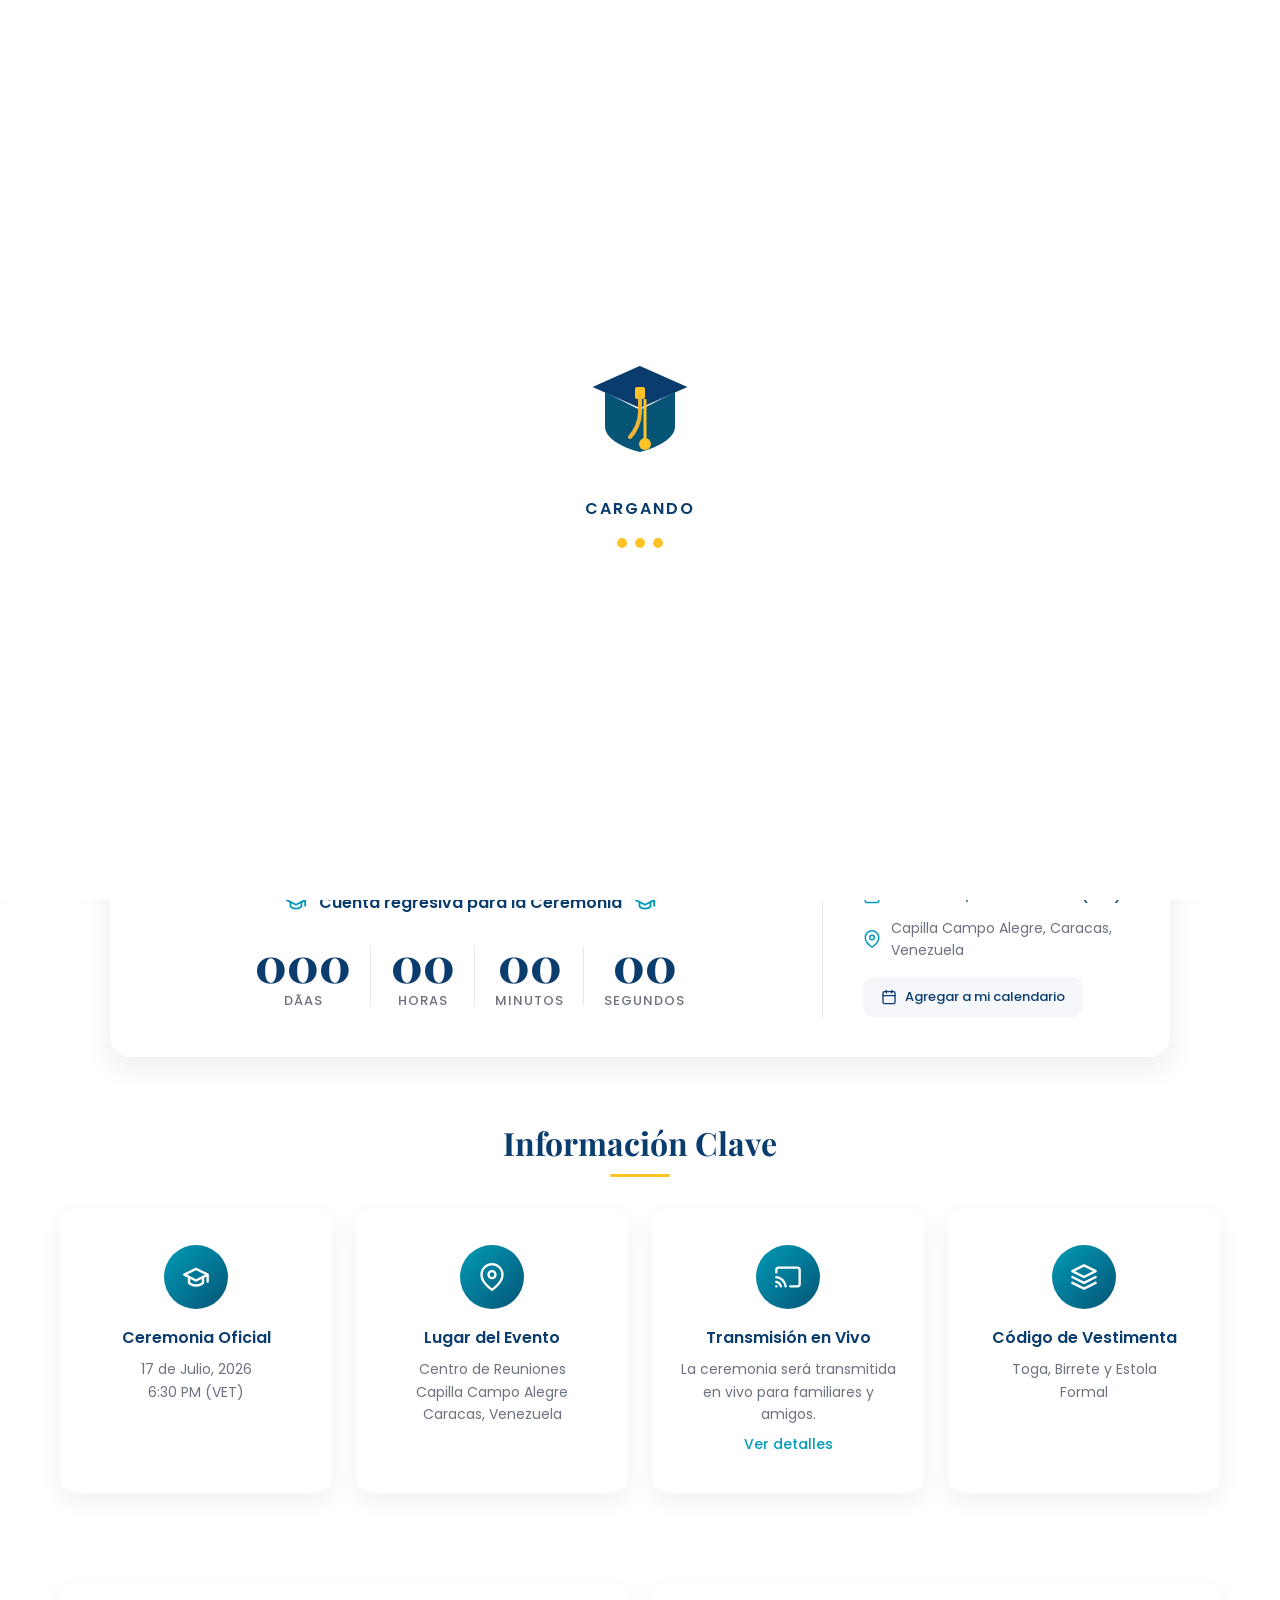
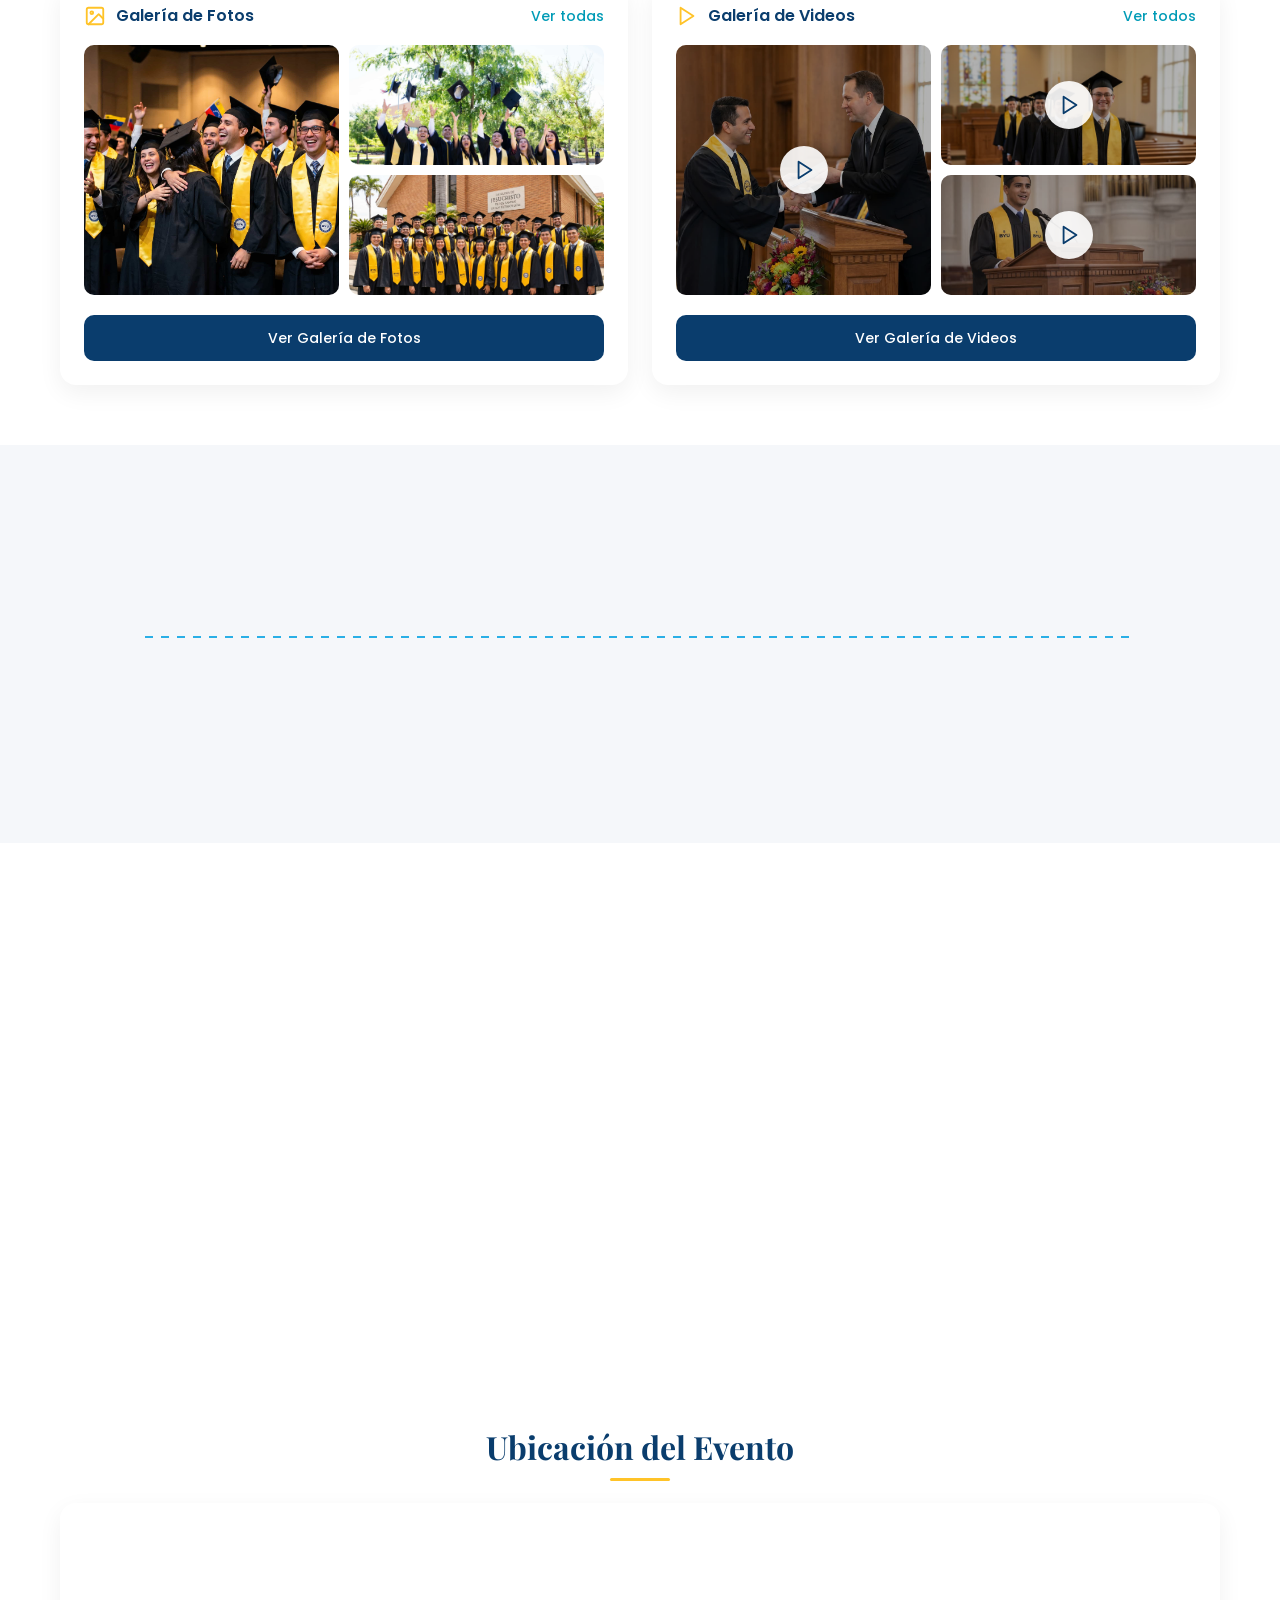
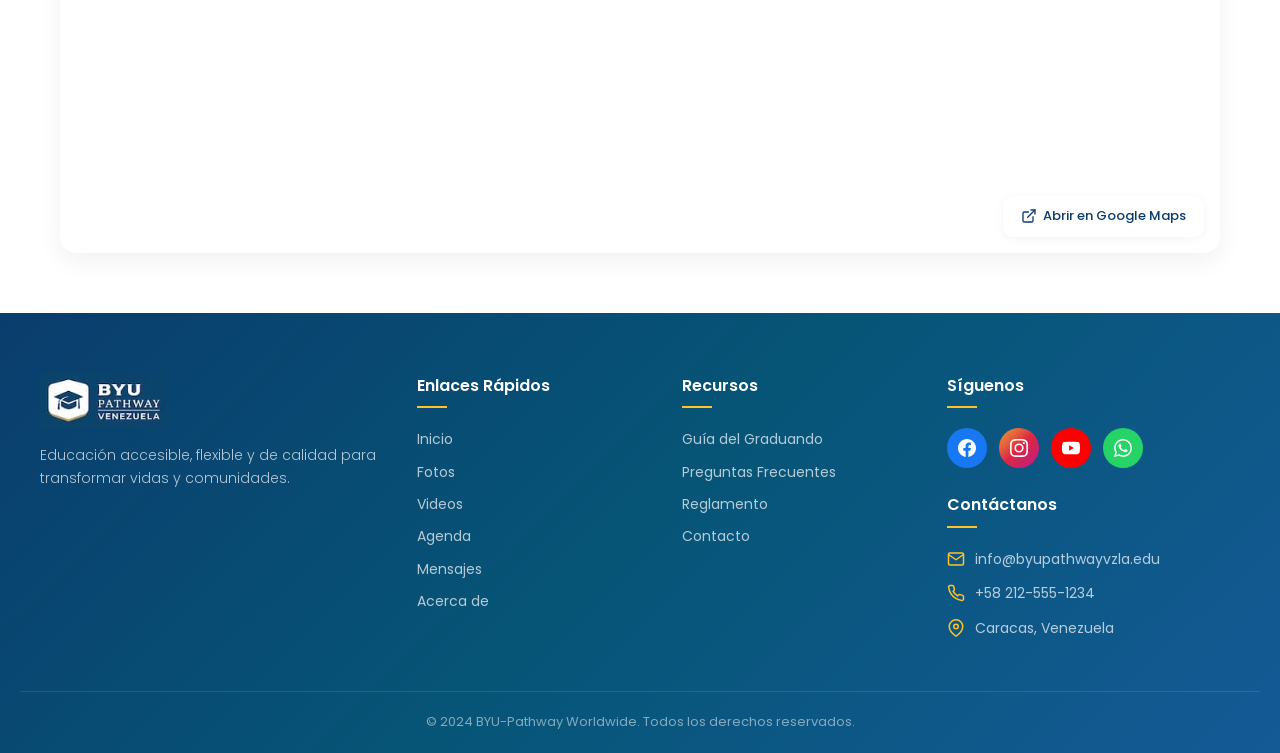
<file: index.html>
﻿<!DOCTYPE html>
<html lang="es">

<head>
    <meta charset="UTF-8">
    <meta name="viewport" content="width=device-width, initial-scale=1.0">
    <title>BYU Pathway Venezuela - Ceremonia de Graduación 2026</title>
    <link rel="icon" type="image/png" href="favicon.ico">
    <link rel="preconnect" href="https://fonts.googleapis.com">
    <link rel="preconnect" href="https://fonts.gstatic.com" crossorigin>
    <link
        href="https://fonts.googleapis.com/css2?family=Playfair+Display:wght@400;600;700;800&family=Poppins:wght@300;400;500;600;700&family=Roboto+Slab:wght@400;500;600;700&display=swap"
        rel="stylesheet">
    <link rel="stylesheet" href="styles/estilos.css">
</head>

<body>

    <!-- PRELOADER -->
    <div class="preloader" id="preloader">
        <div class="preloader-cap">
            <svg viewBox="0 0 120 120" fill="none" xmlns="http://www.w3.org/2000/svg">
                <path d="M60 15L15 35L60 55L105 35L60 15Z" fill="#0A3D6D" stroke="#0A3D6D" stroke-width="2" />
                <path d="M25 40L60 58L95 40L95 75C95 85 80 95 60 100C40 95 25 85 25 75V40Z" fill="#065577" />
                <rect x="55" y="35" width="10" height="12" rx="2" fill="#ffc328" />
                <path d="M65 47L65 90" stroke="#ffc328" stroke-width="3" />
                <circle cx="65" cy="92" r="6" fill="#ffc328" />
                <path d="M60 45L60 60" stroke="#F2B632" stroke-width="4" stroke-linecap="round" />
                <path d="M60 60C60 70 55 80 50 85" stroke="#F2B632" stroke-width="4" stroke-linecap="round" />
            </svg>
        </div>
        <div class="preloader-text">Cargando</div>
        <div class="preloader-dots">
            <div class="preloader-dot"></div>
            <div class="preloader-dot"></div>
            <div class="preloader-dot"></div>
        </div>
    </div>

    <!-- CONFETTI CANVAS -->
    <canvas id="confettiCanvas"></canvas>

    <!-- HEADER -->
    <header class="header" id="header">
        <div class="header-inner">
            <a href="index.html" class="header-logo">
                <img src="images/logo.jpg" alt="BYU Pathway Venezuela Logo">
            </a>
            <nav class="header-nav" id="headerNav">
                <a href="index.html" class="active">Inicio</a>
                <a href="fotos.html">Fotos</a>
                <a href="videos.html">Videos</a>
                <a href="agenda.html">Agenda</a>
                <a href="mensajes.html">Mensajes</a>
                <a href="info.html">Acerca de</a>
                <a href="#" class="live-link">En Vivo</a>
            </nav>
            <button class="header-cta" id="headerCta">
                <svg viewBox="0 0 24 24" fill="none" stroke="currentColor" stroke-width="2" stroke-linecap="round"
                    stroke-linejoin="round">
                    <path d="M21 15v4a2 2 0 0 1-2 2H5a2 2 0 0 1-2-2v-4" />
                    <polyline points="17 8 12 3 7 8" />
                    <line x1="12" y1="3" x2="12" y2="15" />
                </svg>
                Subir Contenido
            </button>
            <div class="mobile-toggle" id="mobileToggle">
                <span></span>
                <span></span>
                <span></span>
            </div>
        </div>
    </header>

    <!-- MOBILE NAV -->
    <nav class="mobile-nav" id="mobileNav">
        <a href="index.html" class="active">Inicio</a>
        <a href="fotos.html">Fotos</a>
        <a href="videos.html">Videos</a>
        <a href="agenda.html">Agenda</a>
        <a href="mensajes.html">Mensajes</a>
        <a href="info.html">Acerca de</a>
        <a href="#">En Vivo</a>
        <a href="#" style="background: var(--blue-dark); color: white; text-align: center; margin-top: 10px;">
            Subir Contenido â†‘
        </a>
    </nav>

    <!-- HERO SECTION -->
    <section class="hero" id="hero">
        <div class="hero-bg"></div>
        <div class="hero-overlay"></div>
        <div class="hero-content">
            <div class="hero-text">
                <h1 class="hero-title">¡Felicidades,<br>Graduados!</h1>
                <h2 class="hero-subtitle">Tu Legado Comienza Ahora</h2>
                <p class="hero-description">
                    Un espacio para compartir tus fotos, videos y vivir juntos este momento histórico. Hoy no solo
                    celebramos el fin de una etapa, celebramos el nacimiento de líderes que transformarán Venezuela.
                </p>
                <div class="hero-buttons">
                    <a href="fotos.html" class="btn-primary">
                        <svg viewBox="0 0 24 24" fill="none" stroke="currentColor" stroke-width="2"
                            stroke-linecap="round" stroke-linejoin="round">
                            <rect x="3" y="3" width="18" height="18" rx="2" ry="2" />
                            <circle cx="8.5" cy="8.5" r="1.5" />
                            <polyline points="21 15 16 10 5 21" />
                        </svg>
                        Explorar Galería
                    </a>
                    <button class="btn-secondary">
                        <svg viewBox="0 0 24 24" fill="none" stroke="currentColor" stroke-width="2"
                            stroke-linecap="round" stroke-linejoin="round">
                            <path d="M21 15v4a2 2 0 0 1-2 2H5a2 2 0 0 1-2-2v-4" />
                            <polyline points="17 8 12 3 7 8" />
                            <line x1="12" y1="3" x2="12" y2="15" />
                        </svg>
                        Subir mi Contenido
                    </button>
                </div>
            </div>
        </div>
        <div class="hero-wave">
            <svg viewBox="0 0 1440 120" fill="none" xmlns="http://www.w3.org/2000/svg" preserveAspectRatio="none">
                <path
                    d="M0 60L48 55C96 50 192 40 288 45C384 50 480 70 576 75C672 80 768 70 864 60C960 50 1056 40 1152 45C1248 50 1344 70 1392 80L1440 90V120H1392C1344 120 1248 120 1152 120C1056 120 960 120 864 120C768 120 672 120 576 120C480 120 384 120 288 120C192 120 96 120 48 120H0V60Z"
                    fill="white" />
                <path
                    d="M0 80L48 75C96 70 192 60 288 65C384 70 480 90 576 95C672 100 768 90 864 80C960 70 1056 60 1152 65C1248 70 1344 90 1392 100L1440 110V120H1392C1344 120 1248 120 1152 120C1056 120 960 120 864 120C768 120 672 120 576 120C480 120 384 120 288 120C192 120 96 120 48 120H0V80Z"
                    fill="white" opacity="0.5" />
            </svg>
        </div>
    </section>

    <!-- COUNTDOWN SECTION -->
    <section class="countdown-section fade-in">
        <div class="countdown-card">
            <div class="countdown-left">
                <div class="countdown-title">
                    <svg viewBox="0 0 24 24" fill="none" stroke="currentColor" stroke-width="2" stroke-linecap="round"
                        stroke-linejoin="round">
                        <path d="M22 10v6M2 10l10-5 10 5-10 5z" />
                        <path d="M6 12v5c3 3 9 3 12 0v-5" />
                    </svg>
                    Cuenta regresiva para la Ceremonia
                    <svg viewBox="0 0 24 24" fill="none" stroke="currentColor" stroke-width="2" stroke-linecap="round"
                        stroke-linejoin="round">
                        <path d="M22 10v6M2 10l10-5 10 5-10 5z" />
                        <path d="M6 12v5c3 3 9 3 12 0v-5" />
                    </svg>
                </div>
                <div class="countdown-timer" id="countdownTimer">
                    <div class="countdown-item">
                        <span class="countdown-number" id="countDays">000</span>
                        <span class="countdown-label">DÃ­as</span>
                    </div>
                    <div class="countdown-item">
                        <span class="countdown-number" id="countHours">00</span>
                        <span class="countdown-label">Horas</span>
                    </div>
                    <div class="countdown-item">
                        <span class="countdown-number" id="countMinutes">00</span>
                        <span class="countdown-label">Minutos</span>
                    </div>
                    <div class="countdown-item">
                        <span class="countdown-number" id="countSeconds">00</span>
                        <span class="countdown-label">Segundos</span>
                    </div>
                </div>
            </div>
            <div class="countdown-right">
                <div class="countdown-event-date">
                    <svg viewBox="0 0 24 24" fill="none" stroke="currentColor" stroke-width="2" stroke-linecap="round"
                        stroke-linejoin="round">
                        <rect x="3" y="4" width="18" height="18" rx="2" ry="2" />
                        <line x1="16" y1="2" x2="16" y2="6" />
                        <line x1="8" y1="2" x2="8" y2="6" />
                        <line x1="3" y1="10" x2="21" y2="10" />
                    </svg>
                    <span>17 de Julio, 2026 &bull; 6:30 PM (VET)</span>
                </div>
                <div class="countdown-event-location">
                    <svg viewBox="0 0 24 24" fill="none" stroke="currentColor" stroke-width="2" stroke-linecap="round"
                        stroke-linejoin="round">
                        <path d="M21 10c0 7-9 13-9 13s-9-6-9-13a9 9 0 0 1 18 0z" />
                        <circle cx="12" cy="10" r="3" />
                    </svg>
                    <span>Capilla Campo Alegre, Caracas, Venezuela</span>
                </div>
                <button class="btn-calendar">
                    <svg viewBox="0 0 24 24" fill="none" stroke="currentColor" stroke-width="2" stroke-linecap="round"
                        stroke-linejoin="round">
                        <rect x="3" y="4" width="18" height="18" rx="2" ry="2" />
                        <line x1="16" y1="2" x2="16" y2="6" />
                        <line x1="8" y1="2" x2="8" y2="6" />
                        <line x1="3" y1="10" x2="21" y2="10" />
                    </svg>
                    Agregar a mi calendario
                </button>
            </div>
        </div>
    </section>

    <!-- INFO CARDS SECTION -->
    <section class="info-section">
        <div class="section-title fade-in">
            <h2>Información Clave</h2>
        </div>
        <div class="info-grid">
            <div class="info-card fade-in" style="transition-delay: 0.1s;">
                <div class="info-card-icon">
                    <svg viewBox="0 0 24 24" fill="none" stroke="currentColor" stroke-width="2" stroke-linecap="round"
                        stroke-linejoin="round">
                        <path d="M22 10v6M2 10l10-5 10 5-10 5z" />
                        <path d="M6 12v5c3 3 9 3 12 0v-5" />
                    </svg>
                </div>
                <h3>Ceremonia Oficial</h3>
                <p>17 de Julio, 2026<br>6:30 PM (VET)</p>
            </div>
            <div class="info-card fade-in" style="transition-delay: 0.2s;">
                <div class="info-card-icon">
                    <svg viewBox="0 0 24 24" fill="none" stroke="currentColor" stroke-width="2" stroke-linecap="round"
                        stroke-linejoin="round">
                        <path d="M21 10c0 7-9 13-9 13s-9-6-9-13a9 9 0 0 1 18 0z" />
                        <circle cx="12" cy="10" r="3" />
                    </svg>
                </div>
                <h3>Lugar del Evento</h3>
                <p>Centro de Reuniones<br>Capilla Campo Alegre<br>Caracas, Venezuela</p>
            </div>
            <div class="info-card fade-in" style="transition-delay: 0.3s;">
                <div class="info-card-icon">
                    <svg viewBox="0 0 24 24" fill="none" stroke="currentColor" stroke-width="2" stroke-linecap="round"
                        stroke-linejoin="round">
                        <path
                            d="M2 16.1A5 5 0 0 1 5.9 20M2 12.05A9 9 0 0 1 9.95 20M2 8V6a2 2 0 0 1 2-2h16a2 2 0 0 1 2 2v12a2 2 0 0 1-2 2h-6" />
                        <line x1="2" y1="20" x2="2" y2="20" />
                    </svg>
                </div>
                <h3>Transmisión en Vivo</h3>
                <p>La ceremonia será transmitida en vivo para familiares y amigos.</p>
                <a href="#">Ver detalles</a>
            </div>
            <div class="info-card fade-in" style="transition-delay: 0.4s;">
                <div class="info-card-icon">
                    <svg viewBox="0 0 24 24" fill="none" stroke="currentColor" stroke-width="2" stroke-linecap="round"
                        stroke-linejoin="round">
                        <path d="M12 2L2 7l10 5 10-5-10-5z" />
                        <path d="M2 17l10 5 10-5" />
                        <path d="M2 12l10 5 10-5" />
                    </svg>
                </div>
                <h3>Código de Vestimenta</h3>
                <p>Toga, Birrete y Estola<br>Formal</p>
            </div>
        </div>
    </section>

    <!-- GALLERY SECTION -->
    <section class="gallery-section">
        <div class="gallery-grid">
            <!-- Photos Gallery -->
            <div class="gallery-card fade-in-left">
                <div class="gallery-card-header">
                    <div class="gallery-card-title">
                        <svg viewBox="0 0 24 24" fill="none" stroke="currentColor" stroke-width="2"
                            stroke-linecap="round" stroke-linejoin="round">
                            <rect x="3" y="3" width="18" height="18" rx="2" ry="2" />
                            <circle cx="8.5" cy="8.5" r="1.5" />
                            <polyline points="21 15 16 10 5 21" />
                        </svg>
                        Galería de Fotos
                    </div>
                    <a href="fotos.html" class="gallery-card-link">Ver todas</a>
                </div>
                <div class="gallery-images">
                    <div class="gallery-img-large">
                        <img src="images/ref1.jpg" alt="Graduados BYU Pathway Venezuela" loading="lazy">
                    </div>
                    <div class="gallery-img-small">
                        <img src="images/ref2.jpg" alt="Celebraciòn de graduación" loading="lazy"
                            style="object-position: top;">
                    </div>
                    <div class="gallery-img-small">
                        <img src="images/ref3.jpg" alt="Graduandos felices" loading="lazy"
                            style="object-position: center;">
                    </div>
                </div>
                <div class="gallery-card-footer">
                    <a href="fotos.html" class="btn-gallery">Ver Galería de Fotos</a>
                </div>
            </div>

            <!-- Videos Gallery -->
            <div class="gallery-card fade-in-right">
                <div class="gallery-card-header">
                    <div class="gallery-card-title">
                        <svg viewBox="0 0 24 24" fill="none" stroke="currentColor" stroke-width="2"
                            stroke-linecap="round" stroke-linejoin="round">
                            <polygon points="5 3 19 12 5 21 5 3" />
                        </svg>
                        Galería de Videos
                    </div>
                    <a href="videos.html" class="gallery-card-link">Ver todos</a>
                </div>
                <div class="gallery-images">
                    <div class="gallery-img-large video-thumb">
                        <img src="images/vid1.jpg" alt="Videos de graduación" loading="lazy">
                        <div class="video-play-icon">
                            <svg viewBox="0 0 24 24" fill="none" stroke="currentColor" stroke-width="2"
                                stroke-linecap="round" stroke-linejoin="round">
                                <polygon points="5 3 19 12 5 21 5 3" />
                            </svg>
                        </div>
                    </div>
                    <div class="gallery-img-small video-thumb">
                        <img src="images/vid2.jpg" alt="Video graduación" loading="lazy" style="object-position: top;">
                        <div class="video-play-icon">
                            <svg viewBox="0 0 24 24" fill="none" stroke="currentColor" stroke-width="2"
                                stroke-linecap="round" stroke-linejoin="round">
                                <polygon points="5 3 19 12 5 21 5 3" />
                            </svg>
                        </div>
                    </div>
                    <div class="gallery-img-small video-thumb">
                        <img src="images/vid3.jpg" alt="Video celebración" loading="lazy"
                            style="object-position: center;">
                        <div class="video-play-icon">
                            <svg viewBox="0 0 24 24" fill="none" stroke="currentColor" stroke-width="2"
                                stroke-linecap="round" stroke-linejoin="round">
                                <polygon points="5 3 19 12 5 21 5 3" />
                            </svg>
                        </div>
                    </div>
                </div>
                <div class="gallery-card-footer">
                    <a href="videos.html" class="btn-gallery">Ver Galería de Videos</a>
                </div>
            </div>
        </div>
    </section>

    <!-- AGENDA SECTION -->
    <section class="agenda-section">
        <div class="section-title fade-in">
            <h2>Agenda del Evento</h2>
        </div>
        <div class="timeline-container">
            <div class="timeline-line"></div>
            <div class="timeline-items">
                <div class="timeline-item fade-in" style="transition-delay: 0.1s;">
                    <div class="timeline-node">
                        <svg viewBox="0 0 24 24" fill="none" stroke="currentColor" stroke-width="2"
                            stroke-linecap="round" stroke-linejoin="round">
                            <path d="M17 21v-2a4 4 0 0 0-4-4H5a4 4 0 0 0-4 4v2" />
                            <circle cx="9" cy="7" r="4" />
                            <path d="M23 21v-2a4 4 0 0 0-3-3.87" />
                            <path d="M16 3.13a4 4 0 0 1 0 7.75" />
                        </svg>
                    </div>
                    <div class="timeline-content-wrap">
                        <div class="timeline-time">08:00 AM</div>
                        <div class="timeline-title">Recepción de Graduandos</div>
                        <div class="timeline-desc">Entrega de birretes y estolas.</div>
                    </div>
                </div>
                <div class="timeline-item fade-in" style="transition-delay: 0.2s;">
                    <div class="timeline-node">
                        <svg viewBox="0 0 24 24" fill="none" stroke="currentColor" stroke-width="2"
                            stroke-linecap="round" stroke-linejoin="round">
                            <path d="M21 10c0 7-9 13-9 13s-9-6-9-13a9 9 0 0 1 18 0z" />
                            <circle cx="12" cy="10" r="3" />
                        </svg>
                    </div>
                    <div class="timeline-content-wrap">
                        <div class="timeline-time">09:00 AM</div>
                        <div class="timeline-title">Reunión General</div>
                        <div class="timeline-desc">Palabras de bienvenida e instrucciones generales.</div>
                    </div>
                </div>
                <div class="timeline-item fade-in" style="transition-delay: 0.3s;">
                    <div class="timeline-node">
                        <svg viewBox="0 0 24 24" fill="none" stroke="currentColor" stroke-width="2"
                            stroke-linecap="round" stroke-linejoin="round">
                            <path d="M22 10v6M2 10l10-5 10 5-10 5z" />
                            <path d="M6 12v5c3 3 9 3 12 0v-5" />
                        </svg>
                    </div>
                    <div class="timeline-content-wrap">
                        <div class="timeline-time">10:00 AM</div>
                        <div class="timeline-title">Ceremonia Oficial</div>
                        <div class="timeline-desc">Entrega de diplomas y reconocimientos.</div>
                    </div>
                </div>
                <div class="timeline-item fade-in" style="transition-delay: 0.4s;">
                    <div class="timeline-node">
                        <svg viewBox="0 0 24 24" fill="none" stroke="currentColor" stroke-width="2"
                            stroke-linecap="round" stroke-linejoin="round">
                            <path d="M8 2v4" />
                            <path d="M16 2v4" />
                            <rect x="3" y="4" width="18" height="18" rx="2" />
                            <path d="M3 10h18" />
                            <path d="M10 16h4" />
                        </svg>
                    </div>
                    <div class="timeline-content-wrap">
                        <div class="timeline-time">12:00 PM</div>
                        <div class="timeline-title">Brindis de Honor</div>
                        <div class="timeline-desc">Celebración con graduandos y familiares.</div>
                    </div>
                </div>
                <div class="timeline-item fade-in" style="transition-delay: 0.5s;">
                    <div class="timeline-node">
                        <svg viewBox="0 0 24 24" fill="none" stroke="currentColor" stroke-width="2"
                            stroke-linecap="round" stroke-linejoin="round">
                            <path d="M18 8h1a4 4 0 0 1 0 8h-1" />
                            <path d="M2 8h16v9a4 4 0 0 1-4 4H6a4 4 0 0 1-4-4V8z" />
                            <line x1="6" y1="1" x2="6" y2="4" />
                            <line x1="10" y1="1" x2="10" y2="4" />
                            <line x1="14" y1="1" x2="14" y2="4" />
                        </svg>
                    </div>
                    <div class="timeline-content-wrap">
                        <div class="timeline-time">01:00 PM</div>
                        <div class="timeline-title">Almuerzo</div>
                        <div class="timeline-desc">Compartamos juntos este gran logro.</div>
                    </div>
                </div>
            </div>
        </div>
    </section>

    <!-- MESSAGES WALL SECTION -->
    <section class="messages-section">
        <div class="section-title fade-in">
            <h2>Muro de Felicitaciones</h2>
        </div>
        <div class="messages-layout">
            <!-- Message Form -->
            <div class="message-form-card fade-in-left">
                <div class="message-form-icon">
                    <svg viewBox="0 0 24 24" fill="none" stroke="currentColor" stroke-width="2" stroke-linecap="round"
                        stroke-linejoin="round">
                        <path d="M21 15a2 2 0 0 1-2 2H7l-4 4V5a2 2 0 0 1 2-2h14a2 2 0 0 1 2 2z" />
                    </svg>
                </div>
                <textarea class="message-textarea" id="messageTextarea"
                    placeholder="Escribe tu mensaje de felicitaciones..." maxlength="200"></textarea>
                <div class="message-counter"><span id="charCount">0</span>/200</div>
                <button class="btn-send-message" id="btnSendMessage">
                    Enviar Mensaje
                    <svg viewBox="0 0 24 24" fill="none" stroke="currentColor" stroke-width="2" stroke-linecap="round"
                        stroke-linejoin="round">
                        <line x1="22" y1="2" x2="11" y2="13" />
                        <polygon points="22 2 15 22 11 13 2 9 22 2" />
                    </svg>
                </button>
            </div>

            <!-- Messages List -->
            <div class="messages-list fade-in-right">
                <div class="message-item">
                    <div class="message-avatar" style="background: linear-gradient(135deg, #f09433, #e6683c);">MG</div>
                    <div class="message-content">
                        <div class="message-header">
                            <span class="message-name">María González</span>
                            <span class="message-time">Hace 2 horas</span>
                        </div>
                        <p class="message-text">¡Felicidades a todos los graduados! Su esfuerzo y dedicación son
                            inspiradores.</p>
                        <div class="message-likes" data-liked="false" data-count="12">
                            <svg viewBox="0 0 24 24" fill="none" stroke="currentColor" stroke-width="2"
                                stroke-linecap="round" stroke-linejoin="round">
                                <path
                                    d="M20.84 4.61a5.5 5.5 0 0 0-7.78 0L12 5.67l-1.06-1.06a5.5 5.5 0 0 0-7.78 7.78l1.06 1.06L12 21.23l7.78-7.78 1.06-1.06a5.5 5.5 0 0 0 0-7.78z" />
                            </svg>
                            <span class="likes-count">12</span>
                        </div>
                    </div>
                </div>
                <div class="message-item">
                    <div class="message-avatar" style="background: linear-gradient(135deg, #065577, #009bb6);">JP</div>
                    <div class="message-content">
                        <div class="message-header">
                            <span class="message-name">Juan Perez</span>
                            <span class="message-time">Hace 4 horas</span>
                        </div>
                        <p class="message-text">Dios los bendiga en esta nueva etapa. ¡Mucho Exito en todo lo que
                            viene!
                        </p>
                        <div class="message-likes" data-liked="false" data-count="8">
                            <svg viewBox="0 0 24 24" fill="none" stroke="currentColor" stroke-width="2"
                                stroke-linecap="round" stroke-linejoin="round">
                                <path
                                    d="M20.84 4.61a5.5 5.5 0 0 0-7.78 0L12 5.67l-1.06-1.06a5.5 5.5 0 0 0-7.78 7.78l1.06 1.06L12 21.23l7.78-7.78 1.06-1.06a5.5 5.5 0 0 0 0-7.78z" />
                            </svg>
                            <span class="likes-count">8</span>
                        </div>
                    </div>
                </div>
                <div class="message-item">
                    <div class="message-avatar" style="background: linear-gradient(135deg, #F2B632, #ffc328);">FR</div>
                    <div class="message-content">
                        <div class="message-header">
                            <span class="message-name">Familia Rodríguez</span>
                            <span class="message-time">Hace 6 horas</span>
                        </div>
                        <p class="message-text">¡Estamos muy orgullosos de ustedes! Este es solo el comienzo de cosas
                            increíbles. </p>
                        <div class="message-likes" data-liked="false" data-count="15">
                            <svg viewBox="0 0 24 24" fill="none" stroke="currentColor" stroke-width="2"
                                stroke-linecap="round" stroke-linejoin="round">
                                <path
                                    d="M20.84 4.61a5.5 5.5 0 0 0-7.78 0L12 5.67l-1.06-1.06a5.5 5.5 0 0 0-7.78 7.78l1.06 1.06L12 21.23l7.78-7.78 1.06-1.06a5.5 5.5 0 0 0 0-7.78z" />
                            </svg>
                            <span class="likes-count">15</span>
                        </div>
                    </div>
                </div>
                <div class="messages-view-more">
                    <a href="mensajes.html">Ver más mensajes</a>
                </div>
            </div>
        </div>
    </section>

    <!-- GOOGLE MAPS SECTION -->
    <section class="map-section fade-in">
        <div class="section-title">
            <h2>Ubicación del Evento</h2>
        </div>
        <div class="map-container">
            <iframe
                src="https://www.google.com/maps/embed?pb=!1m18!1m12!1m3!1d3923.2!2d-66.9036!3d10.506!2m3!1f0!2f0!3f0!3m2!1i1024!2i768!4f13.1!3m3!1m2!1s0x8c2a58f40c7a0001%3A0x4c0a0b0c0d0e0f00!2sCampo+Alegre%2C+Caracas!5e0!3m2!1ses!2sve!4v1700000000000!5m2!1ses!2sve"
                allowfullscreen="" loading="lazy" referrerpolicy="no-referrer-when-downgrade"
                title="Ubicación de la Ceremonia de Graduación - Capilla Campo Alegre, Caracas">
            </iframe>
            <a href="https://www.google.com/maps/search/Capilla+Campo+Alegre+Caracas+Venezuela" target="_blank"
                rel="noopener noreferrer" class="map-overlay-link">
                <svg viewBox="0 0 24 24" fill="none" stroke="currentColor" stroke-width="2" stroke-linecap="round"
                    stroke-linejoin="round">
                    <path d="M18 13v6a2 2 0 0 1-2 2H5a2 2 0 0 1-2-2V8a2 2 0 0 1 2-2h6" />
                    <polyline points="15 3 21 3 21 9" />
                    <line x1="10" y1="14" x2="21" y2="3" />
                </svg>
                Abrir en Google Maps
            </a>
        </div>
    </section>

    <!-- FOOTER -->
    <footer class="footer">
        <div class="footer-inner">
            <!-- Column 1: Branding -->
            <div class="footer-branding">
                <img src="images/logo2.jpg" alt="BYU Pathway Venezuela">
                <p>Educación accesible, flexible y de calidad para transformar vidas y comunidades.</p>
            </div>

            <!-- Column 2: Quick Links -->
            <div class="footer-col">
                <h4>Enlaces Rápidos</h4>
                <ul>
                    <li><a href="index.html">Inicio</a></li>
                    <li><a href="fotos.html">Fotos</a></li>
                    <li><a href="videos.html">Videos</a></li>
                    <li><a href="agenda.html">Agenda</a></li>
                    <li><a href="mensajes.html">Mensajes</a></li>
                    <li><a href="info.html">Acerca de</a></li>
                </ul>
            </div>

            <!-- Column 3: Resources -->
            <div class="footer-col">
                <h4>Recursos</h4>
                <ul>
                    <li><a href="#">Guía del Graduando</a></li>
                    <li><a href="#">Preguntas Frecuentes</a></li>
                    <li><a href="#">Reglamento</a></li>
                    <li><a href="#">Contacto</a></li>
                </ul>
            </div>

            <!-- Column 4: Social + Contact -->
            <div class="footer-col">
                <h4>Síguenos</h4>
                <div class="footer-social">
                    <a href="#" class="fb" aria-label="Facebook">
                        <svg viewBox="0 0 24 24" fill="currentColor">
                            <path
                                d="M24 12.073c0-6.627-5.373-12-12-12s-12 5.373-12 12c0 5.99 4.388 10.954 10.125 11.854v-8.385H7.078v-3.47h3.047V9.43c0-3.007 1.792-4.669 4.533-4.669 1.312 0 2.686.235 2.686.235v2.953H15.83c-1.491 0-1.956.925-1.956 1.874v2.25h3.328l-.532 3.47h-2.796v8.385C19.612 23.027 24 18.062 24 12.073z" />
                        </svg>
                    </a>
                    <a href="#" class="ig" aria-label="Instagram">
                        <svg viewBox="0 0 24 24" fill="currentColor">
                            <path
                                d="M12 2.163c3.204 0 3.584.012 4.85.07 3.252.148 4.771 1.691 4.919 4.919.058 1.265.069 1.645.069 4.849 0 3.205-.012 3.584-.069 4.849-.149 3.225-1.664 4.771-4.919 4.919-1.266.058-1.644.07-4.85.07-3.204 0-3.584-.012-4.849-.07-3.26-.149-4.771-1.699-4.919-4.92-.058-1.265-.07-1.644-.07-4.849 0-3.204.013-3.583.07-4.849.149-3.227 1.664-4.771 4.919-4.919 1.266-.057 1.645-.069 4.849-.069zM12 0C8.741 0 8.333.014 7.053.072 2.695.272.273 2.69.073 7.052.014 8.333 0 8.741 0 12c0 3.259.014 3.668.072 4.948.2 4.358 2.618 6.78 6.98 6.98C8.333 23.986 8.741 24 12 24c3.259 0 3.668-.014 4.948-.072 4.354-.2 6.782-2.618 6.979-6.98.059-1.28.073-1.689.073-4.948 0-3.259-.014-3.667-.072-4.947-.196-4.354-2.617-6.78-6.979-6.98C15.668.014 15.259 0 12 0zm0 5.838a6.162 6.162 0 100 12.324 6.162 6.162 0 000-12.324zM12 16a4 4 0 110-8 4 4 0 010 8zm6.406-11.845a1.44 1.44 0 100 2.881 1.44 1.44 0 000-2.881z" />
                        </svg>
                    </a>
                    <a href="#" class="yt" aria-label="YouTube">
                        <svg viewBox="0 0 24 24" fill="currentColor">
                            <path
                                d="M23.498 6.186a3.016 3.016 0 0 0-2.122-2.136C19.505 3.545 12 3.545 12 3.545s-7.505 0-9.377.505A3.017 3.017 0 0 0 .502 6.186C0 8.07 0 12 0 12s0 3.93.502 5.814a3.016 3.016 0 0 0 2.122 2.136c1.871.505 9.376.505 9.376.505s7.505 0 9.377-.505a3.015 3.015 0 0 0 2.122-2.136C24 15.93 24 12 24 12s0-3.93-.502-5.814zM9.545 15.568V8.432L15.818 12l-6.273 3.568z" />
                        </svg>
                    </a>
                    <a href="#" class="wa" aria-label="WhatsApp">
                        <svg viewBox="0 0 24 24" fill="currentColor">
                            <path
                                d="M17.472 14.382c-.297-.149-1.758-.867-2.03-.967-.273-.099-.471-.148-.67.15-.197.297-.767.966-.94 1.164-.173.199-.347.223-.644.075-.297-.15-1.255-.463-2.39-1.475-.883-.788-1.48-1.761-1.653-2.059-.173-.297-.018-.458.13-.606.134-.133.298-.347.446-.52.149-.174.198-.298.298-.497.099-.198.05-.371-.025-.52-.075-.149-.669-1.612-.916-2.207-.242-.579-.487-.5-.669-.51-.173-.008-.371-.01-.57-.01-.198 0-.52.074-.792.372-.272.297-1.04 1.016-1.04 2.479 0 1.462 1.065 2.875 1.213 3.074.149.198 2.096 3.2 5.077 4.487.709.306 1.262.489 1.694.625.712.227 1.36.195 1.871.118.571-.085 1.758-.719 2.006-1.413.248-.694.248-1.289.173-1.413-.074-.124-.272-.198-.57-.347m-5.421 7.403h-.004a9.87 9.87 0 01-5.031-1.378l-.361-.214-3.741.982.998-3.648-.235-.374a9.86 9.86 0 01-1.51-5.26c.001-5.45 4.436-9.884 9.888-9.884 2.64 0 5.122 1.03 6.988 2.898a9.825 9.825 0 012.893 6.994c-.003 5.45-4.437 9.884-9.885 9.884m8.413-18.297A11.815 11.815 0 0012.05 0C5.495 0 .16 5.335.157 11.892c0 2.096.547 4.142 1.588 5.945L.057 24l6.305-1.654a11.882 11.882 0 005.683 1.448h.005c6.554 0 11.89-5.335 11.893-11.893a11.821 11.821 0 00-3.48-8.413z" />
                        </svg>
                    </a>
                </div>
                <h4>Contáctanos</h4>
                <div class="footer-contact-item">
                    <svg viewBox="0 0 24 24" fill="none" stroke="currentColor" stroke-width="2" stroke-linecap="round"
                        stroke-linejoin="round">
                        <path d="M4 4h16c1.1 0 2 .9 2 2v12c0 1.1-.9 2-2 2H4c-1.1 0-2-.9-2-2V6c0-1.1.9-2 2-2z" />
                        <polyline points="22,6 12,13 2,6" />
                    </svg>
                    <span>info@byupathwayvzla.edu</span>
                </div>
                <div class="footer-contact-item">
                    <svg viewBox="0 0 24 24" fill="none" stroke="currentColor" stroke-width="2" stroke-linecap="round"
                        stroke-linejoin="round">
                        <path
                            d="M22 16.92v3a2 2 0 0 1-2.18 2 19.79 19.79 0 0 1-8.63-3.07 19.5 19.5 0 0 1-6-6 19.79 19.79 0 0 1-3.07-8.67A2 2 0 0 1 4.11 2h3a2 2 0 0 1 2 1.72 12.84 12.84 0 0 0 .7 2.81 2 2 0 0 1-.45 2.11L8.09 9.91a16 16 0 0 0 6 6l1.27-1.27a2 2 0 0 1 2.11-.45 12.84 12.84 0 0 0 2.81.7A2 2 0 0 1 22 16.92z" />
                    </svg>
                    <span>+58 212-555-1234</span>
                </div>
                <div class="footer-contact-item">
                    <svg viewBox="0 0 24 24" fill="none" stroke="currentColor" stroke-width="2" stroke-linecap="round"
                        stroke-linejoin="round">
                        <path d="M21 10c0 7-9 13-9 13s-9-6-9-13a9 9 0 0 1 18 0z" />
                        <circle cx="12" cy="10" r="3" />
                    </svg>
                    <span>Caracas, Venezuela</span>
                </div>
            </div>
        </div>
        <div class="footer-bottom">
            <p>© 2024 BYU-Pathway Worldwide. Todos los derechos reservados.</p>
        </div>
    </footer>

    <script src="scripts/animaciones.js"></script>
</body>

</html>
</file>
<file: styles/estilos.css>
/* ============================================
           RESET & BASE STYLES
           ============================================ */
        *,
        *::before,
        *::after {
            margin: 0;
            padding: 0;
            box-sizing: border-box;
        }

        :root {
            --blue-primary: #065577;
            --blue-dark: #0A3D6D;
            --blue-medium: #145A96;
            --blue-bright: #009bb6;
            --blue-light: #2AAFE6;
            --yellow-gold: #ffc328;
            --yellow-dark: #F2B632;
            --white: #FFFFFF;
            --gray-light: #F5F7FA;
            --gray-text: #6B7280;
            --gray-border: #E5E7EB;
            --blue-celeste: #53C5D8;
            --gray-icon-bg: #F4F6F8;
            --alert-bg: #EEF8FC;
            --alert-border: #BFE7F2;
            --cream-bg: #FAF6ED;
            --shadow-sm: 0 2px 10px rgba(0, 0, 0, 0.05);
            --shadow-md: 0 8px 24px rgba(0, 0, 0, 0.06);
            --shadow-lg: 0 10px 30px rgba(0, 0, 0, 0.08);
            --shadow-xl: 0 15px 40px rgba(0, 0, 0, 0.12);
            --radius-sm: 10px;
            --radius-md: 16px;
            --radius-lg: 20px;
            --transition: all 0.3s ease;
        }

        html {
            scroll-behavior: smooth;
        }

        body {
            font-family: 'Poppins', sans-serif;
            color: #1f2937;
            background: var(--white);
            overflow-x: hidden;
            line-height: 1.6;
        }

        a {
            text-decoration: none;
            color: inherit;
        }

        ul {
            list-style: none;
        }

        img {
            max-width: 100%;
            display: block;
        }

        /* ============================================
           PRELOADER
           ============================================ */
        .preloader {
            position: fixed;
            top: 0;
            left: 0;
            width: 100%;
            height: 100%;
            background: var(--white);
            display: flex;
            flex-direction: column;
            align-items: center;
            justify-content: center;
            z-index: 99999;
            transition: opacity 0.6s ease, visibility 0.6s ease;
        }

        .preloader.hidden {
            opacity: 0;
            visibility: hidden;
        }

        .preloader-cap {
            width: 120px;
            height: 120px;
            position: relative;
            animation: preloaderSpin 1.5s ease-in-out infinite;
        }

        .preloader-cap svg {
            width: 100%;
            height: 100%;
        }

        .preloader-text {
            margin-top: 24px;
            font-family: 'Poppins', sans-serif;
            font-weight: 600;
            font-size: 16px;
            color: var(--blue-dark);
            letter-spacing: 2px;
            text-transform: uppercase;
        }

        .preloader-dots {
            display: flex;
            gap: 8px;
            margin-top: 16px;
        }

        .preloader-dot {
            width: 10px;
            height: 10px;
            border-radius: 50%;
            background: var(--yellow-gold);
            animation: dotBounce 1.4s ease-in-out infinite;
        }

        .preloader-dot:nth-child(2) {
            animation-delay: 0.2s;
        }

        .preloader-dot:nth-child(3) {
            animation-delay: 0.4s;
        }

        @keyframes preloaderSpin {
            0% {
                transform: rotate(0deg) scale(1);
            }

            50% {
                transform: rotate(180deg) scale(1.1);
            }

            100% {
                transform: rotate(360deg) scale(1);
            }
        }

        @keyframes dotBounce {

            0%,
            80%,
            100% {
                transform: scale(0.6);
                opacity: 0.4;
            }

            40% {
                transform: scale(1);
                opacity: 1;
            }
        }

        /* ============================================
           CONFETTI CANVAS
           ============================================ */
        #confettiCanvas {
            position: fixed;
            top: 0;
            left: 0;
            width: 100%;
            height: 100%;
            pointer-events: none;
            z-index: 9998;
        }

        /* ============================================
           HEADER
           ============================================ */
        .header {
            position: fixed;
            top: 0;
            left: 0;
            width: 100%;
            height: 90px;
            background: var(--white);
            box-shadow: var(--shadow-sm);
            z-index: 1000;
            transition: var(--transition);
        }

        .header.scrolled {
            height: 70px;
            box-shadow: 0 4px 20px rgba(0, 0, 0, 0.1);
        }

        .header-inner {
            max-width: 1440px;
            margin: 0 auto;
            padding: 0 40px;
            height: 100%;
            display: flex;
            align-items: center;
            justify-content: space-between;
        }

        .header-logo {
            display: flex;
            align-items: center;
            gap: 12px;
        }

        .header-logo img {
            height: 55px;
            transition: var(--transition);
        }

        .header.scrolled .header-logo img {
            height: 45px;
        }

        .header-logo-text {
            display: flex;
            flex-direction: column;
        }

        .header-logo-text span:first-child {
            font-family: 'Playfair Display', serif;
            font-weight: 800;
            font-size: 22px;
            color: var(--blue-dark);
            line-height: 1.1;
        }

        .header-logo-text span:last-child {
            font-family: 'Poppins', sans-serif;
            font-weight: 500;
            font-size: 10px;
            color: var(--blue-medium);
            letter-spacing: 2px;
            text-transform: uppercase;
        }

        .header-nav {
            display: flex;
            align-items: center;
            gap: 36px;
        }

        .header-nav a {
            font-family: 'Poppins', sans-serif;
            font-weight: 500;
            font-size: 15px;
            color: var(--blue-dark);
            position: relative;
            padding: 4px 0;
            transition: var(--transition);
        }

        .header-nav a::after {
            content: '';
            position: absolute;
            bottom: -2px;
            left: 0;
            width: 0;
            height: 3px;
            background: var(--yellow-gold);
            border-radius: 2px;
            transition: width 0.3s ease;
        }

        .header-nav a:hover {
            color: var(--blue-bright);
        }

        .header-nav a:hover::after {
            width: 100%;
        }

        .header-nav a.active {
            color: var(--blue-dark);
        }

        .header-nav a.active::after {
            width: 100%;
        }

        .header-cta {
            display: flex;
            align-items: center;
            gap: 8px;
            background: var(--blue-dark);
            color: var(--white);
            padding: 12px 22px;
            border-radius: var(--radius-sm);
            font-family: 'Poppins', sans-serif;
            font-weight: 500;
            font-size: 14px;
            border: none;
            cursor: pointer;
            transition: var(--transition);
        }

        .header-cta:hover {
            background: var(--blue-primary);
            transform: translateY(-2px);
            box-shadow: 0 6px 20px rgba(10, 61, 109, 0.3);
        }

        .header-cta svg {
            width: 18px;
            height: 18px;
        }

        /* Mobile Menu Toggle */
        .mobile-toggle {
            display: none;
            flex-direction: column;
            gap: 5px;
            cursor: pointer;
            padding: 8px;
            z-index: 1001;
        }

        .mobile-toggle span {
            width: 28px;
            height: 3px;
            background: var(--blue-dark);
            border-radius: 2px;
            transition: var(--transition);
        }

        .mobile-toggle.active span:nth-child(1) {
            transform: rotate(45deg) translate(5px, 6px);
        }

        .mobile-toggle.active span:nth-child(2) {
            opacity: 0;
        }

        .mobile-toggle.active span:nth-child(3) {
            transform: rotate(-45deg) translate(5px, -6px);
        }

        /* ============================================
           HERO SECTION
           ============================================ */
        .hero {
            position: relative;
            min-height: 700px;
            margin-top: 90px;
            overflow: hidden;
        }

        .hero-bg {
            position: absolute;
            top: 0;
            left: 0;
            width: 100%;
            height: 100%;
            background: url(../images/banner.jpg) center center/cover no-repeat;
            z-index: 1;
        }


        .hero-content {
            position: relative;
            z-index: 3;
            max-width: 1440px;
            margin: 0 auto;
            padding: 80px 40px 120px;
            display: flex;
            align-items: center;
            min-height: 700px;
        }

        .hero-text {
            max-width: 600px;
        }

        .hero-title {
            font-family: 'Playfair Display', serif;
            font-weight: 800;
            font-size: 58px;
            line-height: 1.15;
            color: var(--white);
            margin-bottom: 12px;
        }

        .hero-subtitle {
            font-family: 'Poppins', sans-serif;
            font-weight: 700;
            font-size: 32px;
            color: var(--yellow-gold);
            margin-bottom: 20px;
        }

        .hero-description {
            font-family: 'Poppins', sans-serif;
            font-weight: 300;
            font-size: 16px;
            color: rgba(255, 255, 255, 0.85);
            line-height: 1.8;
            margin-bottom: 32px;
            max-width: 480px;
        }

        .hero-buttons {
            display: flex;
            gap: 16px;
            flex-wrap: wrap;
        }

        .btn-primary {
            display: inline-flex;
            align-items: center;
            gap: 10px;
            background: var(--yellow-gold);
            color: var(--blue-dark);
            padding: 14px 28px;
            border-radius: var(--radius-sm);
            font-family: 'Poppins', sans-serif;
            font-weight: 600;
            font-size: 15px;
            border: none;
            cursor: pointer;
            transition: var(--transition);
        }

        .btn-primary:hover {
            background: var(--yellow-dark);
            transform: translateY(-2px);
            box-shadow: 0 8px 25px rgba(242, 182, 50, 0.4);
        }

        .btn-primary svg {
            width: 20px;
            height: 20px;
        }

        .btn-secondary {
            display: inline-flex;
            align-items: center;
            gap: 10px;
            background: transparent;
            color: var(--white);
            padding: 14px 28px;
            border-radius: var(--radius-sm);
            font-family: 'Poppins', sans-serif;
            font-weight: 500;
            font-size: 15px;
            border: 2px solid rgba(255, 255, 255, 0.6);
            cursor: pointer;
            transition: var(--transition);
        }

        .btn-secondary:hover {
            background: rgba(255, 255, 255, 0.15);
            border-color: var(--white);
            transform: translateY(-2px);
        }

        .btn-secondary svg {
            width: 20px;
            height: 20px;
        }



        /* ============================================
           COUNTDOWN SECTION
           ============================================ */
        .countdown-section {
            position: relative;
            z-index: 5;
            max-width: 1100px;
            margin: -60px auto 0;
            padding: 0 20px;
        }

        .countdown-card {
            background: var(--white);
            border-radius: var(--radius-lg);
            box-shadow: var(--shadow-lg);
            padding: 40px 48px;
            display: flex;
            align-items: center;
            justify-content: space-between;
            gap: 40px;
        }

        .countdown-left {
            flex: 1;
        }

        .countdown-title {
            display: flex;
            align-items: center;
            justify-content: center;
            gap: 12px;
            margin-bottom: 24px;
            font-family: 'Poppins', sans-serif;
            font-weight: 600;
            font-size: 16px;
            color: var(--blue-dark);
        }

        .countdown-title svg {
            width: 22px;
            height: 22px;
            color: var(--blue-bright);
        }

        .countdown-timer {
            display: flex;
            align-items: center;
            justify-content: center;
            gap: 0;
        }

        .countdown-item {
            text-align: center;
            padding: 0 20px;
            position: relative;
        }

        .countdown-item:not(:last-child)::after {
            content: '';
            position: absolute;
            right: 0;
            top: 10%;
            height: 80%;
            width: 1px;
            background: var(--gray-border);
        }

        .countdown-number {
            font-family: 'Playfair Display', serif;
            font-weight: 800;
            font-size: 48px;
            color: var(--blue-dark);
            line-height: 1;
            display: block;
        }

        .countdown-label {
            font-family: 'Poppins', sans-serif;
            font-weight: 500;
            font-size: 13px;
            color: var(--gray-text);
            text-transform: uppercase;
            letter-spacing: 1px;
            margin-top: 4px;
            display: block;
        }

        .countdown-right {
            flex-shrink: 0;
            padding-left: 40px;
            border-left: 1px solid var(--gray-border);
            max-width: 300px;
        }

        .countdown-event-date {
            display: flex;
            align-items: center;
            gap: 10px;
            margin-bottom: 10px;
            font-family: 'Poppins', sans-serif;
            font-weight: 500;
            font-size: 14px;
            color: var(--blue-dark);
        }

        .countdown-event-date svg {
            width: 18px;
            height: 18px;
            color: var(--blue-bright);
            flex-shrink: 0;
        }

        .countdown-event-location {
            display: flex;
            align-items: center;
            gap: 10px;
            margin-bottom: 16px;
            font-family: 'Poppins', sans-serif;
            font-weight: 400;
            font-size: 14px;
            color: var(--gray-text);
        }

        .countdown-event-location svg {
            width: 18px;
            height: 18px;
            color: var(--blue-bright);
            flex-shrink: 0;
        }

        .btn-calendar {
            display: inline-flex;
            align-items: center;
            gap: 8px;
            background: var(--gray-light);
            color: var(--blue-dark);
            padding: 10px 18px;
            border-radius: var(--radius-sm);
            font-family: 'Poppins', sans-serif;
            font-weight: 500;
            font-size: 13px;
            border: none;
            cursor: pointer;
            transition: var(--transition);
        }

        .btn-calendar:hover {
            background: var(--gray-border);
        }

        .btn-calendar svg {
            width: 16px;
            height: 16px;
        }

        /* ============================================
           INFO CARDS SECTION
           ============================================ */
        .info-section {
            padding: 60px 20px 50px;
            max-width: 1200px;
            margin: 0 auto;
        }

        .section-title {
            text-align: center;
            margin-bottom: 40px;
        }

        .section-title h2 {
            font-family: 'Playfair Display', serif;
            font-weight: 700;
            font-size: 32px;
            color: var(--blue-dark);
            position: relative;
            display: inline-block;
        }

        .section-title h2::after {
            content: '';
            position: absolute;
            bottom: -8px;
            left: 50%;
            transform: translateX(-50%);
            width: 60px;
            height: 3px;
            background: var(--yellow-gold);
            border-radius: 2px;
        }

        .info-grid {
            display: grid;
            grid-template-columns: repeat(4, 1fr);
            gap: 24px;
        }

        .info-card {
            background: var(--white);
            border-radius: var(--radius-md);
            box-shadow: var(--shadow-md);
            padding: 36px 24px;
            text-align: center;
            transition: var(--transition);
        }

        .info-card:hover {
            transform: translateY(-6px);
            box-shadow: var(--shadow-xl);
        }

        .info-card-icon {
            width: 64px;
            height: 64px;
            border-radius: 50%;
            background: linear-gradient(135deg, var(--blue-bright), var(--blue-primary));
            display: flex;
            align-items: center;
            justify-content: center;
            margin: 0 auto 16px;
        }

        .info-card-icon svg {
            width: 28px;
            height: 28px;
            color: var(--white);
        }

        .info-card h3 {
            font-family: 'Poppins', sans-serif;
            font-weight: 600;
            font-size: 16px;
            color: var(--blue-dark);
            margin-bottom: 8px;
        }

        .info-card p {
            font-family: 'Poppins', sans-serif;
            font-weight: 400;
            font-size: 14px;
            color: var(--gray-text);
            line-height: 1.6;
        }

        .info-card a {
            color: var(--blue-bright);
            font-weight: 500;
            font-size: 14px;
            display: inline-flex;
            align-items: center;
            gap: 4px;
            margin-top: 8px;
            transition: var(--transition);
        }

        .info-card a:hover {
            color: var(--blue-primary);
            gap: 8px;
        }

        /* ============================================
           GALLERY SECTION
           ============================================ */
        .gallery-section {
            padding: 40px 20px 60px;
            max-width: 1200px;
            margin: 0 auto;
        }

        .gallery-grid {
            display: grid;
            grid-template-columns: 1fr 1fr;
            gap: 24px;
        }

        .gallery-card {
            background: var(--white);
            border-radius: var(--radius-md);
            box-shadow: var(--shadow-md);
            overflow: hidden;
            transition: var(--transition);
        }

        .gallery-card:hover {
            transform: translateY(-4px);
            box-shadow: var(--shadow-xl);
        }

        .gallery-card-header {
            display: flex;
            align-items: center;
            justify-content: space-between;
            padding: 20px 24px 16px;
        }

        .gallery-card-title {
            display: flex;
            align-items: center;
            gap: 10px;
            font-family: 'Poppins', sans-serif;
            font-weight: 600;
            font-size: 16px;
            color: var(--blue-dark);
        }

        .gallery-card-title svg {
            width: 22px;
            height: 22px;
            color: var(--yellow-gold);
        }

        .gallery-card-link {
            font-family: 'Poppins', sans-serif;
            font-weight: 500;
            font-size: 14px;
            color: var(--blue-bright);
            transition: var(--transition);
        }

        .gallery-card-link:hover {
            color: var(--blue-primary);
        }

        .gallery-images {
            padding: 0 24px 20px;
            display: grid;
            grid-template-columns: 1fr 1fr;
            grid-template-rows: 120px 120px;
            gap: 10px;
        }

        .gallery-images .gallery-img-large {
            grid-row: 1 / 3;
            grid-column: 1;
            border-radius: var(--radius-sm);
            overflow: hidden;
            position: relative;
        }

        .gallery-images .gallery-img-large img {
            width: 100%;
            height: 100%;
            object-fit: cover;
            transition: transform 0.5s ease;
        }

        .gallery-images .gallery-img-large:hover img {
            transform: scale(1.05);
        }

        .gallery-img-small {
            border-radius: var(--radius-sm);
            overflow: hidden;
        }

        .gallery-img-small img {
            width: 100%;
            height: 100%;
            object-fit: cover;
            transition: transform 0.5s ease;
        }

        .gallery-img-small:hover img {
            transform: scale(1.05);
        }

        .gallery-card-footer {
            padding: 0 24px 24px;
        }

        .btn-gallery {
            display: inline-flex;
            align-items: center;
            gap: 8px;
            background: var(--blue-dark);
            color: var(--white);
            padding: 12px 24px;
            border-radius: var(--radius-sm);
            font-family: 'Poppins', sans-serif;
            font-weight: 500;
            font-size: 14px;
            border: none;
            cursor: pointer;
            transition: var(--transition);
            width: 100%;
            justify-content: center;
        }

        .btn-gallery:hover {
            background: var(--blue-primary);
            transform: translateY(-2px);
            box-shadow: 0 6px 20px rgba(10, 61, 109, 0.3);
        }

        /* Video gallery specific */
        .video-thumb {
            position: relative;
            cursor: pointer;
        }

        .video-thumb::after {
            content: '';
            position: absolute;
            top: 0;
            left: 0;
            width: 100%;
            height: 100%;
            background: rgba(0, 0, 0, 0.3);
            transition: var(--transition);
        }

        .video-thumb:hover::after {
            background: rgba(0, 0, 0, 0.15);
        }

        .video-play-icon {
            position: absolute;
            top: 50%;
            left: 50%;
            transform: translate(-50%, -50%);
            z-index: 2;
            width: 48px;
            height: 48px;
            background: rgba(255, 255, 255, 0.9);
            border-radius: 50%;
            display: flex;
            align-items: center;
            justify-content: center;
            box-shadow: 0 4px 15px rgba(0, 0, 0, 0.2);
            transition: var(--transition);
        }

        .video-thumb:hover .video-play-icon {
            transform: translate(-50%, -50%) scale(1.1);
            background: var(--white);
        }

        .video-play-icon svg {
            width: 22px;
            height: 22px;
            color: var(--blue-dark);
            margin-left: 3px;
        }

        /* ============================================
           AGENDA / TIMELINE SECTION
           ============================================ */
        .agenda-section {
            background: var(--gray-light);
            padding: 60px 20px;
        }

        .agenda-section .section-title {
            margin-bottom: 50px;
        }

        .timeline-container {
            max-width: 1100px;
            margin: 0 auto;
            position: relative;
        }

        .timeline-line {
            position: absolute;
            top: 30px;
            left: 5%;
            right: 5%;
            height: 2px;
            background: repeating-linear-gradient(to right,
                    var(--blue-light) 0px,
                    var(--blue-light) 8px,
                    transparent 8px,
                    transparent 16px);
        }

        .timeline-items {
            display: flex;
            justify-content: space-between;
            position: relative;
            z-index: 1;
        }

        .timeline-item {
            display: flex;
            flex-direction: column;
            align-items: center;
            text-align: center;
            flex: 1;
            max-width: 200px;
        }

        .timeline-node {
            width: 60px;
            height: 60px;
            border-radius: 50%;
            background: linear-gradient(135deg, var(--blue-bright), var(--blue-primary));
            display: flex;
            align-items: center;
            justify-content: center;
            margin-bottom: 16px;
            box-shadow: 0 4px 15px rgba(0, 155, 182, 0.3);
            transition: var(--transition);
        }

        .timeline-item:hover .timeline-node {
            transform: scale(1.1);
            box-shadow: 0 6px 20px rgba(0, 155, 182, 0.4);
        }

        .timeline-node svg {
            width: 26px;
            height: 26px;
            color: var(--white);
        }

        .timeline-time {
            font-family: 'Poppins', sans-serif;
            font-weight: 600;
            font-size: 14px;
            color: var(--blue-bright);
            margin-bottom: 6px;
        }

        .timeline-title {
            font-family: 'Poppins', sans-serif;
            font-weight: 600;
            font-size: 15px;
            color: var(--blue-dark);
            margin-bottom: 6px;
        }

        .timeline-desc {
            font-family: 'Poppins', sans-serif;
            font-weight: 400;
            font-size: 12px;
            color: var(--gray-text);
            line-height: 1.5;
        }

        /* ============================================
           MESSAGES WALL SECTION
           ============================================ */
        .messages-section {
            padding: 60px 20px;
            max-width: 1100px;
            margin: 0 auto;
        }

        .messages-layout {
            display: grid;
            grid-template-columns: 1fr 1.5fr;
            gap: 32px;
            align-items: start;
        }

        .message-form-card {
            background: var(--white);
            border-radius: var(--radius-md);
            box-shadow: var(--shadow-md);
            padding: 28px;
        }

        .message-form-icon {
            width: 48px;
            height: 48px;
            border-radius: 50%;
            background: var(--gray-light);
            display: flex;
            align-items: center;
            justify-content: center;
            margin-bottom: 16px;
        }

        .message-form-icon svg {
            width: 24px;
            height: 24px;
            color: var(--blue-bright);
        }

        .message-textarea {
            width: 100%;
            min-height: 140px;
            border: 2px solid var(--gray-border);
            border-radius: var(--radius-sm);
            padding: 16px;
            font-family: 'Poppins', sans-serif;
            font-size: 14px;
            color: #1f2937;
            resize: vertical;
            transition: var(--transition);
            outline: none;
        }

        .message-textarea:focus {
            border-color: var(--blue-bright);
            box-shadow: 0 0 0 3px rgba(0, 155, 182, 0.1);
        }

        .message-textarea::placeholder {
            color: #9ca3af;
        }

        .message-counter {
            text-align: right;
            font-family: 'Poppins', sans-serif;
            font-size: 12px;
            color: var(--gray-text);
            margin-top: 8px;
            margin-bottom: 16px;
        }

        .btn-send-message {
            display: inline-flex;
            align-items: center;
            justify-content: center;
            gap: 8px;
            background: var(--blue-dark);
            color: var(--white);
            padding: 12px 28px;
            border-radius: var(--radius-sm);
            font-family: 'Poppins', sans-serif;
            font-weight: 500;
            font-size: 14px;
            border: none;
            cursor: pointer;
            transition: var(--transition);
            width: 100%;
        }

        .btn-send-message:hover {
            background: var(--blue-primary);
            transform: translateY(-2px);
            box-shadow: 0 6px 20px rgba(10, 61, 109, 0.3);
        }

        .btn-send-message svg {
            width: 18px;
            height: 18px;
        }

        .messages-list {
            display: flex;
            flex-direction: column;
            gap: 0;
        }

        .message-item {
            display: flex;
            gap: 14px;
            padding: 20px 0;
            border-bottom: 1px solid var(--gray-border);
            transition: var(--transition);
        }

        .message-item:first-child {
            padding-top: 0;
        }

        .message-item:last-child {
            border-bottom: none;
        }

        .message-item:hover {
            background: var(--gray-light);
            margin: 0 -16px;
            padding-left: 16px;
            padding-right: 16px;
            border-radius: var(--radius-sm);
        }

        .message-avatar {
            width: 44px;
            height: 44px;
            border-radius: 50%;
            background: linear-gradient(135deg, var(--blue-bright), var(--blue-primary));
            display: flex;
            align-items: center;
            justify-content: center;
            flex-shrink: 0;
            font-family: 'Poppins', sans-serif;
            font-weight: 600;
            font-size: 16px;
            color: var(--white);
        }

        .message-content {
            flex: 1;
        }

        .message-header {
            display: flex;
            align-items: center;
            justify-content: space-between;
            margin-bottom: 4px;
        }

        .message-name {
            font-family: 'Poppins', sans-serif;
            font-weight: 600;
            font-size: 14px;
            color: var(--blue-dark);
        }

        .message-time {
            font-family: 'Poppins', sans-serif;
            font-weight: 400;
            font-size: 12px;
            color: #9ca3af;
        }

        .message-text {
            font-family: 'Poppins', sans-serif;
            font-weight: 400;
            font-size: 13px;
            color: var(--gray-text);
            line-height: 1.6;
            margin-bottom: 8px;
        }

        .message-likes {
            display: flex;
            align-items: center;
            gap: 4px;
            font-family: 'Poppins', sans-serif;
            font-weight: 500;
            font-size: 12px;
            color: #ef4444;
            cursor: pointer;
            transition: var(--transition);
        }

        .message-likes:hover {
            color: #dc2626;
        }

        .message-likes svg {
            width: 16px;
            height: 16px;
        }

        .messages-view-more {
            text-align: center;
            margin-top: 16px;
        }

        .messages-view-more a {
            font-family: 'Poppins', sans-serif;
            font-weight: 500;
            font-size: 14px;
            color: var(--blue-bright);
            display: inline-flex;
            align-items: center;
            gap: 6px;
            transition: var(--transition);
        }

        .messages-view-more a:hover {
            color: var(--blue-primary);
            gap: 10px;
        }

        /* ============================================
           GOOGLE MAPS SECTION
           ============================================ */
        .map-section {
            padding: 0 20px 60px;
            max-width: 1200px;
            margin: 0 auto;
        }

        .map-section .section-title {
            margin-bottom: 30px;
        }

        .map-container {
            width: 100%;
            max-width: 100%;
            height: 350px;
            border-radius: var(--radius-md);
            overflow: hidden;
            box-shadow: var(--shadow-md);
            position: relative;
        }

        .map-container iframe {
            width: 100%;
            height: 100%;
            border: 0;
        }

        .map-overlay-link {
            position: absolute;
            bottom: 16px;
            right: 16px;
            background: var(--white);
            color: var(--blue-dark);
            padding: 10px 18px;
            border-radius: var(--radius-sm);
            font-family: 'Poppins', sans-serif;
            font-weight: 500;
            font-size: 13px;
            display: flex;
            align-items: center;
            gap: 6px;
            box-shadow: var(--shadow-sm);
            transition: var(--transition);
            z-index: 2;
        }

        .map-overlay-link:hover {
            background: var(--blue-dark);
            color: var(--white);
        }

        .map-overlay-link svg {
            width: 16px;
            height: 16px;
        }

        /* ============================================
           FOOTER
           ============================================ */
        .footer {
            background: linear-gradient(135deg, #0A3D6D 0%, #065577 50%, #145A96 100%);
            color: var(--white);
            padding: 60px 20px 0;
        }

        .footer-inner {
            max-width: 1200px;
            margin: 0 auto;
            display: grid;
            grid-template-columns: 1.5fr 1fr 1fr 1.3fr;
            gap: 40px;
            padding-bottom: 40px;
        }

        .footer-branding img {
            height: 55px;
            margin-bottom: 16px;
        }

        .footer-branding p {
            font-family: 'Poppins', sans-serif;
            font-weight: 300;
            font-size: 14px;
            line-height: 1.7;
            color: rgba(255, 255, 255, 0.7);
        }

        .footer-col h4 {
            font-family: 'Poppins', sans-serif;
            font-weight: 600;
            font-size: 16px;
            margin-bottom: 20px;
            position: relative;
            padding-bottom: 10px;
        }

        .footer-col h4::after {
            content: '';
            position: absolute;
            bottom: 0;
            left: 0;
            width: 30px;
            height: 2px;
            background: var(--yellow-gold);
        }

        .footer-col ul li {
            margin-bottom: 10px;
        }

        .footer-col ul li a {
            font-family: 'Poppins', sans-serif;
            font-weight: 400;
            font-size: 14px;
            color: rgba(255, 255, 255, 0.7);
            transition: var(--transition);
            display: flex;
            align-items: center;
            gap: 8px;
        }

        .footer-col ul li a:hover {
            color: var(--yellow-gold);
            padding-left: 4px;
        }

        .footer-social {
            display: flex;
            gap: 12px;
            margin-bottom: 24px;
        }

        .footer-social a {
            width: 40px;
            height: 40px;
            border-radius: 50%;
            display: flex;
            align-items: center;
            justify-content: center;
            transition: var(--transition);
        }

        .footer-social a.fb {
            background: #1877F2;
        }

        .footer-social a.ig {
            background: linear-gradient(135deg, #f09433, #e6683c, #dc2743, #cc2366, #bc1888);
        }

        .footer-social a.yt {
            background: #FF0000;
        }

        .footer-social a.wa {
            background: #25D366;
        }

        .footer-social a:hover {
            transform: translateY(-3px);
            box-shadow: 0 4px 15px rgba(0, 0, 0, 0.3);
        }

        .footer-social a svg {
            width: 18px;
            height: 18px;
            color: var(--white);
        }

        .footer-contact-item {
            display: flex;
            align-items: center;
            gap: 10px;
            margin-bottom: 12px;
            font-family: 'Poppins', sans-serif;
            font-weight: 400;
            font-size: 14px;
            color: rgba(255, 255, 255, 0.7);
        }

        .footer-contact-item svg {
            width: 18px;
            height: 18px;
            color: var(--yellow-gold);
            flex-shrink: 0;
        }

        .footer-bottom {
            border-top: 1px solid rgba(255, 255, 255, 0.1);
            padding: 20px 0;
            text-align: center;
        }

        .footer-bottom p {
            font-family: 'Poppins', sans-serif;
            font-weight: 400;
            font-size: 13px;
            color: rgba(255, 255, 255, 0.5);
        }

        /* ============================================
           HERO SECTION - AGENDA
           ============================================ */
        .hero-agenda {
            position: relative;
            min-height: 420px;
            margin-top: 90px;
            overflow: hidden;
            background: linear-gradient(135deg, var(--blue-dark) 0%, var(--blue-primary) 60%, var(--blue-medium) 100%);
        }

        .hero-agenda-bg {
            position: absolute;
            top: 0;
            left: 0;
            width: 100%;
            height: 100%;
            z-index: 1;
        }

        .hero-agenda-bg img {
            width: 100%;
            height: 100%;
            object-fit: cover;
            opacity: 0.2;
        }

        .hero-agenda-overlay {
            position: absolute;
            top: 0;
            left: 0;
            width: 100%;
            height: 100%;
            background: linear-gradient(135deg, rgba(10, 61, 109, 0.92) 0%, rgba(6, 85, 119, 0.85) 100%);
            z-index: 2;
        }

        .hero-agenda-content {
            position: relative;
            z-index: 3;
            max-width: 1440px;
            margin: 0 auto;
            padding: 60px 40px;
            display: flex;
            align-items: center;
            min-height: 420px;
        }

        .hero-agenda-text {
            max-width: 520px;
        }

        .hero-agenda-icon {
            display: flex;
            align-items: center;
            gap: 16px;
            margin-bottom: 20px;
        }

        .hero-agenda-icon svg {
            width: 48px;
            height: 48px;
            color: var(--yellow-gold);
        }

        .hero-agenda-icon h1 {
            font-family: 'Playfair Display', serif;
            font-weight: 800;
            font-size: 58px;
            line-height: 1.1;
            color: var(--white);
        }

        .hero-agenda-subtitle {
            font-family: 'Poppins', sans-serif;
            font-weight: 700;
            font-size: 20px;
            color: var(--yellow-gold);
            margin-bottom: 12px;
        }

        .hero-agenda-description {
            font-family: 'Poppins', sans-serif;
            font-weight: 300;
            font-size: 16px;
            color: rgba(255, 255, 255, 0.92);
            line-height: 1.8;
            margin-bottom: 28px;
        }

        .btn-hero-calendar {
            display: inline-flex;
            align-items: center;
            gap: 10px;
            background: transparent;
            color: var(--white);
            padding: 16px 26px;
            border-radius: 10px;
            font-family: 'Poppins', sans-serif;
            font-weight: 500;
            font-size: 15px;
            border: 2px solid rgba(255, 255, 255, 0.8);
            cursor: pointer;
            transition: var(--transition);
        }

        .btn-hero-calendar:hover {
            background: rgba(255, 255, 255, 0.15);
            border-color: var(--white);
            transform: translateY(-2px);
        }

        .btn-hero-calendar svg {
            width: 20px;
            height: 20px;
        }

        /* ============================================
           MAIN CONTENT - AGENDA
           ============================================ */
        .agenda-main {
            max-width: 1440px;
            margin: 0 auto;
            padding: 50px 40px 60px;
        }

        .agenda-grid {
            display: grid;
            grid-template-columns: 2fr 1fr;
            gap: 28px;
            align-items: start;
        }

        .timeline-section-title {
            display: flex;
            align-items: center;
            gap: 12px;
            margin-bottom: 32px;
        }

        .timeline-section-title svg {
            width: 28px;
            height: 28px;
            color: var(--blue-bright);
        }

        .timeline-section-title h2 {
            font-family: 'Playfair Display', serif;
            font-weight: 700;
            font-size: 26px;
            color: var(--blue-dark);
        }

        .agenda-main .timeline-container {
            position: relative;
            padding-left: 40px;
            margin: 0;
            max-width: none;
        }

        .agenda-main .timeline-line {
            position: absolute;
            left: 28px;
            top: 0;
            bottom: 0;
            width: 3px;
            height: auto;
            background: var(--blue-celeste);
            border-radius: 2px;
        }

        .agenda-main .timeline-item {
            position: relative;
            margin-bottom: 24px;
            display: block;
            max-width: none;
            text-align: left;
        }

        .agenda-main .timeline-item:last-child {
            margin-bottom: 0;
        }

        .agenda-main .timeline-node {
            position: absolute;
            left: -40px;
            top: 24px;
            width: 22px;
            height: 22px;
            border-radius: 50%;
            border: 3px solid var(--blue-celeste);
            background: var(--white);
            z-index: 2;
            transform: translateX(-50%);
            margin-bottom: 0;
            box-shadow: none;
        }

        .agenda-main .timeline-node.highlight {
            background: var(--yellow-dark);
            border-color: var(--yellow-dark);
        }

        .agenda-main .timeline-node.highlight::after {
            content: '★';
            position: absolute;
            top: 50%;
            left: 50%;
            transform: translate(-50%, -50%);
            font-size: 10px;
            color: var(--white);
        }

        .timeline-card {
            background: var(--white);
            border-radius: 16px;
            padding: 24px;
            border: 1px solid #E6ECF2;
            display: flex;
            align-items: center;
            gap: 20px;
            transition: var(--transition);
        }

        .timeline-card:hover {
            box-shadow: var(--shadow-md);
            transform: translateY(-2px);
        }

        .timeline-card.highlight {
            border: 2px solid var(--yellow-dark);
        }

        .timeline-card-icon {
            width: 72px;
            height: 72px;
            border-radius: 50%;
            background: var(--gray-icon-bg);
            display: flex;
            align-items: center;
            justify-content: center;
            flex-shrink: 0;
        }

        .timeline-card-icon svg {
            width: 32px;
            height: 32px;
            color: var(--blue-dark);
        }

        .timeline-card-content {
            flex: 1;
            min-width: 0;
        }

        .timeline-card-time {
            font-family: 'Poppins', sans-serif;
            font-weight: 700;
            font-size: 20px;
            color: var(--blue-bright);
            margin-bottom: 4px;
        }

        .timeline-card-title {
            font-family: 'Poppins', sans-serif;
            font-weight: 600;
            font-size: 16px;
            color: var(--blue-dark);
            margin-bottom: 4px;
        }

        .timeline-card-desc {
            font-family: 'Poppins', sans-serif;
            font-weight: 400;
            font-size: 13px;
            color: var(--gray-text);
            line-height: 1.5;
            display: -webkit-box;
            -webkit-line-clamp: 2;
            -webkit-box-orient: vertical;
            overflow: hidden;
        }

        .timeline-card-location {
            display: flex;
            align-items: center;
            gap: 6px;
            flex-shrink: 0;
            margin-left: auto;
        }

        .timeline-card-location svg {
            width: 16px;
            height: 16px;
            color: #B0B8C4;
        }

        .timeline-card-location span {
            font-family: 'Poppins', sans-serif;
            font-weight: 400;
            font-size: 12px;
            color: #B0B8C4;
            white-space: nowrap;
        }

        .timeline-card-badge {
            background: var(--yellow-dark);
            color: var(--blue-dark);
            border-radius: 8px;
            padding: 6px 12px;
            font-family: 'Poppins', sans-serif;
            font-weight: 600;
            font-size: 11px;
            white-space: nowrap;
            margin-left: 8px;
        }

        .timeline-alert {
            background: var(--alert-bg);
            border: 1px solid var(--alert-border);
            border-radius: 12px;
            padding: 18px 20px;
            display: flex;
            align-items: flex-start;
            gap: 12px;
            margin-top: 24px;
        }

        .timeline-alert svg {
            width: 22px;
            height: 22px;
            color: var(--blue-bright);
            flex-shrink: 0;
            margin-top: 2px;
        }

        .timeline-alert p {
            font-family: 'Poppins', sans-serif;
            font-weight: 400;
            font-size: 13px;
            color: var(--blue-dark);
            line-height: 1.6;
        }

        /* ============================================
           SIDEBAR
           ============================================ */
        .sidebar {
            display: flex;
            flex-direction: column;
            gap: 20px;
        }

        .sidebar-card {
            background: var(--white);
            border-radius: 16px;
            padding: 24px;
            border: 1px solid #E6ECF2;
            transition: var(--transition);
        }

        .sidebar-card:hover {
            box-shadow: var(--shadow-md);
        }

        .sidebar-card-title {
            display: flex;
            align-items: center;
            gap: 10px;
            margin-bottom: 20px;
        }

        .sidebar-card-title svg {
            width: 22px;
            height: 22px;
            color: var(--blue-bright);
        }

        .sidebar-card-title h3 {
            font-family: 'Poppins', sans-serif;
            font-weight: 600;
            font-size: 16px;
            color: var(--blue-dark);
        }

        .sidebar-detail {
            display: flex;
            align-items: flex-start;
            gap: 10px;
            margin-bottom: 14px;
        }

        .sidebar-detail:last-of-type {
            margin-bottom: 16px;
        }

        .sidebar-detail svg {
            width: 18px;
            height: 18px;
            color: var(--blue-bright);
            flex-shrink: 0;
            margin-top: 2px;
        }

        .sidebar-detail-content span:first-child {
            display: block;
            font-family: 'Poppins', sans-serif;
            font-weight: 600;
            font-size: 13px;
            color: var(--blue-dark);
            margin-bottom: 2px;
        }

        .sidebar-detail-content span:last-child {
            display: block;
            font-family: 'Poppins', sans-serif;
            font-weight: 400;
            font-size: 13px;
            color: var(--gray-text);
            line-height: 1.5;
        }

        .sidebar-map {
            width: 100%;
            height: 140px;
            border-radius: 12px;
            overflow: hidden;
            margin-bottom: 16px;
            background: var(--gray-light);
        }

        .sidebar-map img {
            width: 100%;
            height: 100%;
            object-fit: cover;
        }

        .btn-sidebar-map {
            display: inline-flex;
            align-items: center;
            justify-content: center;
            gap: 8px;
            width: 100%;
            background: transparent;
            color: var(--blue-bright);
            padding: 10px 16px;
            border-radius: var(--radius-sm);
            font-family: 'Poppins', sans-serif;
            font-weight: 500;
            font-size: 13px;
            border: 1px solid var(--blue-bright);
            cursor: pointer;
            transition: var(--transition);
        }

        .btn-sidebar-map:hover {
            background: var(--blue-bright);
            color: var(--white);
        }

        .btn-sidebar-map svg {
            width: 16px;
            height: 16px;
        }

        .live-stream-text {
            font-family: 'Poppins', sans-serif;
            font-weight: 400;
            font-size: 13px;
            color: var(--gray-text);
            line-height: 1.6;
            margin-bottom: 16px;
        }

        .btn-live-stream {
            display: inline-flex;
            align-items: center;
            justify-content: center;
            gap: 8px;
            width: 100%;
            background: var(--blue-dark);
            color: var(--white);
            padding: 12px 16px;
            border-radius: var(--radius-sm);
            font-family: 'Poppins', sans-serif;
            font-weight: 500;
            font-size: 14px;
            border: none;
            cursor: pointer;
            transition: var(--transition);
            margin-bottom: 12px;
        }

        .btn-live-stream:hover {
            background: var(--blue-primary);
            transform: translateY(-2px);
            box-shadow: 0 6px 20px rgba(10, 61, 109, 0.3);
        }

        .btn-live-stream svg {
            width: 18px;
            height: 18px;
        }

        .live-stream-note {
            font-family: 'Poppins', sans-serif;
            font-weight: 400;
            font-size: 11px;
            color: #9ca3af;
            text-align: center;
            line-height: 1.5;
        }

        .btn-download {
            display: inline-flex;
            align-items: center;
            justify-content: center;
            gap: 8px;
            width: 100%;
            padding: 10px 16px;
            border-radius: var(--radius-sm);
            font-family: 'Poppins', sans-serif;
            font-weight: 500;
            font-size: 13px;
            cursor: pointer;
            transition: var(--transition);
            margin-bottom: 10px;
        }

        .btn-download:last-child {
            margin-bottom: 0;
        }

        .btn-download svg {
            width: 16px;
            height: 16px;
        }

        .btn-download-pdf {
            background: transparent;
            color: var(--blue-dark);
            border: 1px solid var(--gray-border);
        }

        .btn-download-pdf:hover {
            background: var(--gray-light);
        }

        .btn-download-cal {
            background: transparent;
            color: #10B981;
            border: 1px solid #D1FAE5;
        }

        .btn-download-cal:hover {
            background: #D1FAE5;
        }

        /* ============================================
           TIPS SECTION
           ============================================ */
        .tips-section {
            max-width: 1440px;
            margin: 0 auto;
            padding: 0 40px 60px;
        }

        .tips-card {
            background: var(--cream-bg);
            border-radius: var(--radius-lg);
            overflow: hidden;
            display: flex;
            align-items: stretch;
        }

        .tips-image {
            width: 35%;
            min-height: 320px;
            position: relative;
            overflow: hidden;
        }

        .tips-image img {
            width: 100%;
            height: 100%;
            object-fit: cover;
        }

        .tips-content {
            flex: 1;
            padding: 36px 40px;
            display: flex;
            flex-direction: column;
            justify-content: center;
        }

        .tips-title {
            font-family: 'Poppins', sans-serif;
            font-weight: 700;
            font-size: 22px;
            color: var(--blue-dark);
            margin-bottom: 8px;
            position: relative;
        }

        .tips-title::after {
            content: '';
            display: block;
            width: 40px;
            height: 3px;
            background: var(--yellow-gold);
            border-radius: 2px;
            margin-top: 8px;
        }

        .tips-grid {
            display: grid;
            grid-template-columns: repeat(4, 1fr);
            gap: 24px;
            margin-top: 28px;
        }

        .tip-item {
            text-align: center;
        }

        .tip-icon {
            width: 48px;
            height: 48px;
            border-radius: 50%;
            background: rgba(0, 155, 182, 0.1);
            display: flex;
            align-items: center;
            justify-content: center;
            margin: 0 auto 12px;
        }

        .tip-icon svg {
            width: 24px;
            height: 24px;
            color: var(--blue-bright);
        }

        .tip-item h4 {
            font-family: 'Poppins', sans-serif;
            font-weight: 600;
            font-size: 14px;
            color: var(--blue-dark);
            margin-bottom: 6px;
        }

        .tip-item p {
            font-family: 'Poppins', sans-serif;
            font-weight: 400;
            font-size: 12px;
            color: var(--gray-text);
            line-height: 1.5;
        }

        /* ============================================
           SCROLL ANIMATIONS
           ============================================ */
        .fade-in {
            opacity: 0;
            transform: translateY(30px);
            transition: opacity 0.6s ease, transform 0.6s ease;
        }

        .fade-in.visible {
            opacity: 1;
            transform: translateY(0);
        }

        .fade-in-left {
            opacity: 0;
            transform: translateX(-30px);
            transition: opacity 0.6s ease, transform 0.6s ease;
        }

        .fade-in-left.visible {
            opacity: 1;
            transform: translateX(0);
        }

        .fade-in-right {
            opacity: 0;
            transform: translateX(30px);
            transition: opacity 0.6s ease, transform 0.6s ease;
        }

        .fade-in-right.visible {
            opacity: 1;
            transform: translateX(0);
        }

        /* ============================================
           MOBILE NAVIGATION
           ============================================ */
        .mobile-nav {
            display: none;
            position: fixed;
            top: 90px;
            left: 0;
            width: 100%;
            background: var(--white);
            box-shadow: 0 10px 30px rgba(0, 0, 0, 0.1);
            z-index: 999;
            padding: 20px;
            transform: translateY(-100%);
            opacity: 0;
            transition: transform 0.3s ease, opacity 0.3s ease;
        }

        .mobile-nav.open {
            transform: translateY(0);
            opacity: 1;
        }

        .mobile-nav a {
            display: block;
            padding: 14px 16px;
            font-family: 'Poppins', sans-serif;
            font-weight: 500;
            font-size: 16px;
            color: var(--blue-dark);
            border-radius: var(--radius-sm);
            transition: var(--transition);
        }

        .mobile-nav a:hover {
            background: var(--gray-light);
            color: var(--blue-bright);
        }

        .mobile-nav a.active {
            background: var(--gray-light);
            color: var(--blue-dark);
            border-left: 3px solid var(--yellow-gold);
        }

        /* ============================================
           RESPONSIVE DESIGN
           ============================================ */

        /* Tablet */
        @media (max-width: 1024px) {
            .header-inner {
                padding: 0 24px;
            }

            .header-nav {
                gap: 20px;
            }

            .header-nav a {
                font-size: 14px;
            }

            .hero-title {
                font-size: 44px;
            }

            .hero-subtitle {
                font-size: 26px;
            }

            .info-grid {
                grid-template-columns: repeat(2, 1fr);
            }

            .countdown-card {
                flex-direction: column;
                padding: 32px;
            }

            .countdown-right {
                padding-left: 0;
                border-left: none;
                border-top: 1px solid var(--gray-border);
                padding-top: 24px;
                max-width: 100%;
                text-align: center;
            }

            .timeline-items {
                flex-wrap: wrap;
                gap: 30px;
                justify-content: center;
            }

            .timeline-line {
                display: none;
            }

            .timeline-item {
                max-width: 180px;
            }

            .messages-layout {
                grid-template-columns: 1fr;
            }

            .footer-inner {
                grid-template-columns: repeat(2, 1fr);
            }

            .hero-agenda-content {
                padding: 40px 24px;
            }

            .hero-agenda-icon h1 {
                font-size: 44px;
            }

            .hero-agenda-subtitle {
                font-size: 18px;
            }

            .agenda-main {
                padding: 40px 24px;
            }

            .agenda-grid {
                grid-template-columns: 1fr;
            }

            .tips-section {
                padding: 0 24px 50px;
            }

            .tips-card {
                flex-direction: column;
            }

            .tips-image {
                width: 100%;
                min-height: 250px;
            }

            .tips-content {
                padding: 28px 24px;
            }

            .tips-grid {
                grid-template-columns: repeat(2, 1fr);
                gap: 20px;
            }
        }

        /* Mobile */
        @media (max-width: 768px) {
            .header {
                height: 70px;
            }

            .header-inner {
                padding: 0 16px;
            }

            .header-nav {
                display: none;
            }

            .header-cta {
                display: none;
            }

            .mobile-toggle {
                display: flex;
            }

            .mobile-nav {
                display: block;
                top: 70px;
            }

            .hero {
                min-height: 550px;
                margin-top: 70px;
            }

            .hero-content {
                padding: 40px 20px 80px;
                min-height: 550px;
                align-items: flex-end;
            }

            .hero-text {
                text-align: center;
                max-width: 100%;
            }

            .hero-title {
                font-size: 34px;
            }

            .hero-subtitle {
                font-size: 22px;
            }

            .hero-description {
                font-size: 14px;
                max-width: 100%;
            }

            .hero-buttons {
                justify-content: center;
            }

            .btn-primary,
            .btn-secondary {
                padding: 12px 20px;
                font-size: 14px;
            }

            .countdown-section {
                margin-top: -40px;
            }

            .countdown-card {
                padding: 24px 20px;
            }

            .countdown-timer {
                gap: 0;
            }

            .countdown-item {
                padding: 0 12px;
            }

            .countdown-number {
                font-size: 32px;
            }

            .countdown-label {
                font-size: 11px;
            }

            .countdown-title {
                font-size: 14px;
            }

            .section-title h2 {
                font-size: 26px;
            }

            .info-grid {
                grid-template-columns: 1fr;
            }

            .gallery-grid {
                grid-template-columns: 1fr;
            }

            .gallery-images {
                grid-template-columns: 1fr 1fr;
                grid-template-rows: 100px 100px;
            }

            .timeline-items {
                flex-direction: column;
                align-items: center;
                gap: 24px;
            }

            .timeline-item {
                max-width: 100%;
                text-align: left;
                flex-direction: row;
                gap: 16px;
            }

            .timeline-node {
                margin-bottom: 0;
                flex-shrink: 0;
            }

            .timeline-content-wrap {
                text-align: left;
            }

            .footer-inner {
                grid-template-columns: 1fr;
                gap: 32px;
            }

            .footer-col h4::after {
                left: 0;
            }

            .map-container {
                height: 250px;
            }

            .hero-agenda {
                margin-top: 70px;
                min-height: 350px;
            }

            .hero-agenda-content {
                padding: 36px 20px;
                min-height: 350px;
                align-items: flex-end;
            }

            .hero-agenda-icon {
                gap: 12px;
                margin-bottom: 16px;
            }

            .hero-agenda-icon svg {
                width: 36px;
                height: 36px;
            }

            .hero-agenda-icon h1 {
                font-size: 34px;
            }

            .hero-agenda-subtitle {
                font-size: 16px;
            }

            .hero-agenda-description {
                font-size: 14px;
            }

            .btn-hero-calendar {
                padding: 14px 20px;
                font-size: 14px;
            }

            .agenda-main {
                padding: 30px 16px;
            }

            .timeline-section-title h2 {
                font-size: 22px;
            }

            .agenda-main .timeline-container {
                padding-left: 30px;
            }

            .agenda-main .timeline-line {
                left: 18px;
            }

            .agenda-main .timeline-node {
                left: -30px;
            }

            .timeline-card {
                padding: 16px;
                gap: 14px;
                flex-wrap: wrap;
            }

            .timeline-card-icon {
                width: 56px;
                height: 56px;
            }

            .timeline-card-icon svg {
                width: 24px;
                height: 24px;
            }

            .timeline-card-time {
                font-size: 16px;
            }

            .timeline-card-title {
                font-size: 14px;
            }

            .timeline-card-desc {
                font-size: 12px;
            }

            .timeline-card-location {
                width: 100%;
                margin-left: 0;
                margin-top: 8px;
            }

            .timeline-card-badge {
                position: absolute;
                top: -8px;
                right: 12px;
            }

            .tips-section {
                padding: 0 16px 40px;
            }

            .tips-content {
                padding: 24px 20px;
            }

            .tips-title {
                font-size: 18px;
            }

            .tips-grid {
                grid-template-columns: 1fr 1fr;
                gap: 16px;
            }
        }

        @media (max-width: 480px) {
            .hero-title {
                font-size: 28px;
            }

            .hero-subtitle {
                font-size: 18px;
            }

            .hero-buttons {
                flex-direction: column;
                align-items: center;
            }

            .btn-primary,
            .btn-secondary {
                width: 100%;
                justify-content: center;
            }

            .countdown-item {
                padding: 0 8px;
            }

            .countdown-number {
                font-size: 28px;
            }

            .gallery-images {
                grid-template-rows: 80px 80px;
            }

            .hero-agenda-icon h1 {
                font-size: 28px;
            }

            .hero-agenda-subtitle {
                font-size: 14px;
            }

            .btn-hero-calendar {
                width: 100%;
                justify-content: center;
            }

            .tips-grid {
                grid-template-columns: 1fr;
            }

            .timeline-card {
                flex-direction: column;
                align-items: flex-start;
            }

            .timeline-card-location {
                margin-top: 4px;
            }
        }

/* ============================================
   FOTOS PAGE STYLES
   ============================================ */
/* Hero Section */
.hero-gallery {
    position: relative;
    min-height: 430px;
    margin-top: 90px;
    overflow: hidden;
    background: linear-gradient(135deg, var(--blue-dark) 0%, var(--blue-primary) 60%, var(--blue-medium) 100%);
}

.hero-gallery-bg {
    position: absolute;
    top: 0;
    left: 0;
    width: 100%;
    height: 100%;
    z-index: 1;
}

.hero-gallery-bg img {
    width: 100%;
    height: 100%;
    object-fit: cover;
    opacity: 0.2;
}

.hero-gallery-overlay {
    display: none;
}

.hero-gallery-content {
    position: relative;
    z-index: 3;
    max-width: 1440px;
    margin: 0 auto;
    padding: 50px 40px;
    display: flex;
    align-items: center;
    min-height: 430px;
    gap: 40px;
}

.hero-gallery-text {
    flex: 1;
    max-width: 550px;
}

.hero-gallery-icon {
    display: flex;
    align-items: center;
    gap: 16px;
    margin-bottom: 16px;
}

.hero-gallery-icon svg {
    width: 48px;
    height: 48px;
    color: var(--yellow-gold);
}

.hero-gallery-icon h1 {
    font-family: 'Playfair Display', serif;
    font-weight: 800;
    font-size: 60px;
    line-height: 1.1;
    color: var(--white);
}

.hero-gallery-subtitle {
    font-family: 'Poppins', sans-serif;
    font-weight: 700;
    font-size: 18px;
    color: var(--yellow-gold);
    margin-bottom: 28px;
    line-height: 1.5;
}

.hero-stats {
    display: flex;
    gap: 16px;
    flex-wrap: wrap;
}

.hero-stat-card {
    background: rgba(255, 255, 255, 0.10);
    backdrop-filter: blur(6px);
    border-radius: var(--radius-sm);
    padding: 16px 24px;
    min-width: 130px;
    text-align: center;
}

.hero-stat-number {
    font-family: 'Playfair Display', serif;
    font-weight: 800;
    font-size: 32px;
    color: var(--white);
    line-height: 1;
    display: block;
}

.hero-stat-label {
    font-family: 'Poppins', sans-serif;
    font-weight: 400;
    font-size: 12px;
    color: rgba(255, 255, 255, 0.8);
    margin-top: 4px;
    display: block;
}

.hero-gallery-image {
    flex: 1;
    max-width: 600px;
    border-radius: var(--radius-lg);
    overflow: hidden;
    box-shadow: 0 20px 60px rgba(0, 0, 0, 0.3);
}

.hero-gallery-image img {
    width: 100%;
    height: 100%;
    object-fit: cover;
    display: block;
}

/* Upload Section */
.upload-section {
    max-width: 1200px;
    margin: -30px auto 0;
    padding: 0 20px;
    position: relative;
    z-index: 10;
}

.upload-card {
    background: var(--white);
    border-radius: var(--radius-lg);
    box-shadow: var(--shadow-lg);
    padding: 40px;
    display: grid;
    grid-template-columns: 1fr 1fr;
    gap: 40px;
    border: 2px dashed #BFE0F0;
}

.upload-area {
    display: flex;
    flex-direction: column;
    align-items: center;
    text-align: center;
}

.upload-icon-circle {
    width: 120px;
    height: 120px;
    border-radius: 50%;
    background: #F4F7FA;
    display: flex;
    align-items: center;
    justify-content: center;
    margin-bottom: 20px;
    transition: var(--transition);
}

.upload-icon-circle:hover {
    background: var(--gray-light);
    transform: scale(1.05);
}

.upload-icon-circle svg {
    width: 48px;
    height: 48px;
    color: var(--blue-bright);
}

.upload-title {
    font-family: 'Poppins', sans-serif;
    font-weight: 600;
    font-size: 20px;
    color: var(--blue-dark);
    margin-bottom: 8px;
}

.upload-desc {
    font-family: 'Poppins', sans-serif;
    font-weight: 400;
    font-size: 14px;
    color: var(--gray-text);
    margin-bottom: 20px;
    line-height: 1.6;
}

.btn-select-photos {
    display: inline-flex;
    align-items: center;
    gap: 10px;
    background: var(--blue-dark);
    color: var(--white);
    padding: 14px 28px;
    border-radius: var(--radius-sm);
    font-family: 'Poppins', sans-serif;
    font-weight: 500;
    font-size: 15px;
    border: none;
    cursor: pointer;
    transition: var(--transition);
    margin-bottom: 12px;
}

.btn-select-photos:hover {
    background: var(--blue-primary);
    transform: translateY(-2px);
    box-shadow: 0 6px 20px rgba(10, 61, 109, 0.3);
}

.btn-select-photos svg {
    width: 18px;
    height: 18px;
}

.upload-drag-text {
    font-family: 'Poppins', sans-serif;
    font-weight: 400;
    font-size: 13px;
    color: #9ca3af;
    margin-bottom: 8px;
}

.upload-formats {
    font-family: 'Poppins', sans-serif;
    font-weight: 400;
    font-size: 11px;
    color: #9ca3af;
}

.tips-area {
    padding-left: 20px;
    border-left: 1px solid var(--gray-border);
}

.tips-area .tips-title {
    font-family: 'Poppins', sans-serif;
    font-weight: 600;
    font-size: 16px;
    color: var(--blue-dark);
    margin-bottom: 20px;
}

.tips-list {
    display: flex;
    flex-direction: column;
    gap: 16px;
}

.tips-area .tip-item {
    display: flex;
    align-items: flex-start;
    gap: 12px;
    text-align: left;
}

.tips-area .tip-icon {
    width: 24px;
    height: 24px;
    border-radius: 50%;
    background: var(--blue-celeste);
    display: flex;
    align-items: center;
    justify-content: center;
    flex-shrink: 0;
    margin: 2px 0 0 0;
}

.tips-area .tip-icon svg {
    width: 14px;
    height: 14px;
    color: var(--white);
}

.tips-area .tip-text {
    font-family: 'Poppins', sans-serif;
    font-weight: 400;
    font-size: 14px;
    color: #4B5563;
    line-height: 1.5;
}

/* Filters Bar */
.filters-section {
    max-width: 1200px;
    margin: 30px auto 0;
    padding: 0 20px;
}

.filters-bar {
    display: flex;
    align-items: center;
    gap: 16px;
    flex-wrap: wrap;
    background: var(--white);
    border-radius: var(--radius-sm);
    padding: 16px 20px;
    box-shadow: var(--shadow-sm);
    border: 1px solid var(--gray-border);
}

.filter-search {
    flex: 1;
    min-width: 200px;
    position: relative;
}

.filter-search input {
    width: 100%;
    height: 52px;
    border-radius: var(--radius-sm);
    border: 1px solid #DDE5EC;
    padding: 0 44px 0 16px;
    font-family: 'Poppins', sans-serif;
    font-size: 14px;
    color: #1f2937;
    outline: none;
    transition: var(--transition);
}

.filter-search input:focus {
    border-color: var(--blue-bright);
    box-shadow: 0 0 0 3px rgba(0, 155, 182, 0.1);
}

.filter-search input::placeholder {
    color: #9ca3af;
}

.filter-search svg {
    position: absolute;
    right: 14px;
    top: 50%;
    transform: translateY(-50%);
    width: 20px;
    height: 20px;
    color: #9ca3af;
}

.filter-select {
    height: 52px;
    border-radius: var(--radius-sm);
    border: 1px solid #DDE5EC;
    padding: 0 36px 0 16px;
    font-family: 'Poppins', sans-serif;
    font-size: 14px;
    color: #1f2937;
    background: var(--white);
    cursor: pointer;
    outline: none;
    transition: var(--transition);
    appearance: none;
    background-image: url("data:image/svg+xml,%3Csvg xmlns='http://www.w3.org/2000/svg' width='12' height='12' fill='%236B7280' viewBox='0 0 16 16'%3E%3Cpath d='M7.247 11.14 2.451 5.658C1.885 5.013 2.345 4 3.204 4h9.592a1 1 0 0 1 .753 1.659l-4.796 5.48a1 1 0 0 1-1.506 0z'/%3E%3C/svg%3E");
    background-repeat: no-repeat;
    background-position: right 14px center;
}

.filter-select:focus {
    border-color: var(--blue-bright);
    box-shadow: 0 0 0 3px rgba(0, 155, 182, 0.1);
}

.view-toggle {
    display: flex;
    gap: 8px;
    margin-left: auto;
}

.view-btn {
    width: 44px;
    height: 44px;
    border-radius: var(--radius-sm);
    border: 1px solid #DDE5EC;
    background: var(--white);
    display: flex;
    align-items: center;
    justify-content: center;
    cursor: pointer;
    transition: var(--transition);
}

.view-btn:hover {
    background: var(--gray-light);
}

.view-btn.active {
    background: var(--blue-dark);
    border-color: var(--blue-dark);
}

.view-btn.active svg {
    color: var(--white);
}

.view-btn svg {
    width: 20px;
    height: 20px;
    color: var(--gray-text);
}

/* Photo Grid */
.photos-section {
    max-width: 1200px;
    margin: 30px auto 0;
    padding: 0 20px;
}

.photos-grid {
    display: grid;
    grid-template-columns: repeat(4, 1fr);
    gap: 24px;
}

.photo-card {
    background: var(--white);
    border-radius: var(--radius-md);
    overflow: hidden;
    box-shadow: 0 4px 18px rgba(0, 0, 0, 0.05);
    transition: var(--transition);
}

.photo-card:hover {
    transform: translateY(-4px);
    box-shadow: var(--shadow-lg);
}

.photo-card-image {
    position: relative;
    height: 260px;
    overflow: hidden;
}

.photo-card-image img {
    width: 100%;
    height: 100%;
    object-fit: cover;
    transition: transform 0.5s ease;
}

.photo-card:hover .photo-card-image img {
    transform: scale(1.03);
}

.photo-badge {
    position: absolute;
    top: 12px;
    left: 12px;
    background: rgba(255, 255, 255, 0.92);
    border-radius: 20px;
    padding: 6px 12px;
    font-family: 'Poppins', sans-serif;
    font-weight: 500;
    font-size: 12px;
    color: var(--blue-dark);
}

.photo-card-content {
    padding: 16px;
}

.photo-card-title {
    font-family: 'Poppins', sans-serif;
    font-weight: 600;
    font-size: 14px;
    color: var(--blue-dark);
    margin-bottom: 12px;
    line-height: 1.4;
    display: -webkit-box;
    -webkit-line-clamp: 2;
    -webkit-box-orient: vertical;
    overflow: hidden;
}

.photo-card-user {
    display: flex;
    align-items: center;
    gap: 10px;
    margin-bottom: 14px;
}

.photo-card-avatar {
    width: 28px;
    height: 28px;
    border-radius: 50%;
    background: linear-gradient(135deg, var(--blue-bright), var(--blue-primary));
    display: flex;
    align-items: center;
    justify-content: center;
    flex-shrink: 0;
    font-family: 'Poppins', sans-serif;
    font-weight: 600;
    font-size: 11px;
    color: var(--white);
}

.photo-card-user-info {
    flex: 1;
    min-width: 0;
}

.photo-card-user-name {
    font-family: 'Poppins', sans-serif;
    font-weight: 500;
    font-size: 12px;
    color: var(--blue-dark);
    white-space: nowrap;
    overflow: hidden;
    text-overflow: ellipsis;
}

.photo-card-user-time {
    font-family: 'Poppins', sans-serif;
    font-weight: 400;
    font-size: 11px;
    color: #9ca3af;
}

.photo-card-footer {
    display: flex;
    align-items: center;
    justify-content: space-between;
    padding-top: 12px;
    border-top: 1px solid var(--gray-border);
}

.photo-card-actions {
    display: flex;
    align-items: center;
    gap: 16px;
}

.photo-action {
    display: flex;
    align-items: center;
    gap: 4px;
    cursor: pointer;
    transition: var(--transition);
    background: none;
    border: none;
    font-family: 'Poppins', sans-serif;
    font-size: 12px;
    padding: 0;
}

.photo-action svg {
    width: 16px;
    height: 16px;
}

.photo-action.like {
    color: #ef4444;
}

.photo-action.like:hover {
    color: #dc2626;
}

.photo-action.comment {
    color: var(--gray-text);
}

.photo-action.comment:hover {
    color: var(--blue-bright);
}

.photo-action-menu {
    color: var(--gray-text);
    cursor: pointer;
    transition: var(--transition);
    background: none;
    border: none;
    padding: 4px;
}

.photo-action-menu:hover {
    color: var(--blue-dark);
}

.photo-action-menu svg {
    width: 18px;
    height: 18px;
}

/* Pagination */
.pagination-section {
    max-width: 1200px;
    margin: 40px auto 0;
    padding: 0 20px;
    display: flex;
    flex-direction: column;
    align-items: center;
    gap: 20px;
}

.pagination {
    display: flex;
    align-items: center;
    gap: 8px;
}

.pagination-btn {
    width: 44px;
    height: 44px;
    border-radius: var(--radius-sm);
    border: 1px solid var(--gray-border);
    background: var(--white);
    display: flex;
    align-items: center;
    justify-content: center;
    font-family: 'Poppins', sans-serif;
    font-weight: 500;
    font-size: 14px;
    color: var(--gray-text);
    cursor: pointer;
    transition: var(--transition);
}

.pagination-btn:hover {
    background: var(--gray-light);
    border-color: var(--blue-bright);
    color: var(--blue-bright);
}

.pagination-btn.active {
    background: var(--blue-dark);
    border-color: var(--blue-dark);
    color: var(--white);
}

.pagination-btn.disabled {
    opacity: 0.4;
    cursor: not-allowed;
}

.pagination-ellipsis {
    width: 44px;
    height: 44px;
    display: flex;
    align-items: center;
    justify-content: center;
    font-family: 'Poppins', sans-serif;
    font-weight: 500;
    font-size: 14px;
    color: var(--gray-text);
}

.btn-load-more {
    display: inline-flex;
    align-items: center;
    gap: 8px;
    border: 2px solid var(--blue-dark);
    color: var(--blue-dark);
    padding: 14px 28px;
    border-radius: var(--radius-sm);
    font-family: 'Poppins', sans-serif;
    font-weight: 500;
    font-size: 14px;
    background: transparent;
    cursor: pointer;
    transition: var(--transition);
}

.btn-load-more:hover {
    background: var(--blue-dark);
    color: var(--white);
    transform: translateY(-2px);
    box-shadow: 0 6px 20px rgba(10, 61, 109, 0.3);
}

.btn-load-more svg {
    width: 18px;
    height: 18px;
}

/* Bottom CTA */
.bottom-cta {
    max-width: 1200px;
    margin: 40px auto 0;
    padding: 0 20px 40px;
}

.bottom-cta-card {
    background: #EDF7FC;
    border-radius: var(--radius-md);
    padding: 32px 40px;
    display: flex;
    align-items: center;
    justify-content: space-between;
    gap: 24px;
}

.bottom-cta-left {
    display: flex;
    align-items: center;
    gap: 20px;
}

.bottom-cta-icon {
    width: 64px;
    height: 64px;
    border-radius: 50%;
    background: var(--blue-celeste);
    display: flex;
    align-items: center;
    justify-content: center;
    flex-shrink: 0;
}

.bottom-cta-icon svg {
    width: 28px;
    height: 28px;
    color: var(--white);
}

.bottom-cta-text h3 {
    font-family: 'Poppins', sans-serif;
    font-weight: 700;
    font-size: 18px;
    color: var(--blue-dark);
    margin-bottom: 4px;
}

.bottom-cta-text p {
    font-family: 'Poppins', sans-serif;
    font-weight: 400;
    font-size: 14px;
    color: var(--gray-text);
    line-height: 1.5;
}

.btn-upload-photo {
    display: inline-flex;
    align-items: center;
    gap: 8px;
    background: var(--blue-dark);
    color: var(--white);
    padding: 14px 28px;
    border-radius: var(--radius-sm);
    font-family: 'Poppins', sans-serif;
    font-weight: 500;
    font-size: 14px;
    border: none;
    cursor: pointer;
    transition: var(--transition);
    white-space: nowrap;
}

.btn-upload-photo:hover {
    background: var(--blue-primary);
    transform: translateY(-2px);
    box-shadow: 0 6px 20px rgba(10, 61, 109, 0.3);
}

.btn-upload-photo svg {
    width: 18px;
    height: 18px;
}

/* Fotos Responsive Updates */
@media (max-width: 1024px) {
    .hero-gallery-content {
        flex-direction: column;
        padding: 40px 24px;
        text-align: center;
    }

    .hero-gallery-text { max-width: 100%; }
    .hero-gallery-image { max-width: 100%; }
    .hero-gallery-icon { justify-content: center; }
    .hero-stats { justify-content: center; }

    .upload-card {
        grid-template-columns: 1fr;
    }

    .tips-area {
        padding-left: 0;
        border-left: none;
        border-top: 1px solid var(--gray-border);
        padding-top: 24px;
    }

    .photos-grid {
        grid-template-columns: repeat(2, 1fr);
    }

    .bottom-cta-card {
        flex-direction: column;
        text-align: center;
    }

    .bottom-cta-left {
        flex-direction: column;
    }
}

@media (max-width: 768px) {
    .hero-gallery {
        margin-top: 70px;
        min-height: auto;
    }

    .hero-gallery-content {
        padding: 30px 20px 40px;
    }

    .hero-gallery-icon h1 {
        font-size: 34px;
    }

    .hero-gallery-subtitle {
        font-size: 14px;
    }

    .hero-gallery-image {
        display: none;
    }

    .hero-stat-card {
        min-width: 100px;
        padding: 12px 16px;
    }

    .hero-stat-number {
        font-size: 24px;
    }

    .upload-section {
        margin-top: 20px;
    }

    .upload-card {
        padding: 24px;
    }

    .filters-bar {
        flex-direction: column;
        align-items: stretch;
    }

    .filter-search { min-width: 100%; }
    .filter-select { width: 100%; }
    .view-toggle { margin-left: 0; justify-content: center; }

    .photos-grid {
        grid-template-columns: 1fr;
        gap: 16px;
    }

    .photo-card-image {
        height: 220px;
    }
}

@media (max-width: 480px) {
    .hero-gallery-icon h1 {
        font-size: 28px;
    }

    .hero-stats {
        flex-direction: column;
        align-items: center;
    }

    .hero-stat-card {
        width: 100%;
        max-width: 200px;
    }

    .upload-card {
        padding: 20px;
    }

    .bottom-cta-card {
        padding: 24px;
    }

    .bottom-cta-text h3 {
        font-size: 16px;
    }
}

/* ============================================
   INFO PAGE - HERO SECTION
   ============================================ */
.hero-info {
    position: relative;
    min-height: 460px;
    margin-top: 90px;
    overflow: hidden;
}

.hero-info-bg {
    position: absolute;
    top: 0;
    left: 0;
    width: 100%;
    height: 100%;
    z-index: 1;
}

.hero-info-bg img {
    width: 100%;
    height: 100%;
    object-fit: cover;
}

.hero-info-overlay {
    position: absolute;
    top: 0;
    left: 0;
    width: 100%;
    height: 100%;
    background: linear-gradient(135deg, rgba(10, 61, 109, 0.92) 0%, rgba(6, 85, 119, 0.85) 60%, rgba(20, 90, 150, 0.7) 100%);
    z-index: 2;
}

.hero-info-content {
    position: relative;
    z-index: 3;
    max-width: 1440px;
    margin: 0 auto;
    padding: 60px 40px;
    display: flex;
    align-items: center;
    min-height: 460px;
    gap: 60px;
}

.hero-info-text {
    flex: 1;
    max-width: 580px;
}

.hero-info-pretitle {
    font-family: 'Poppins', sans-serif;
    font-weight: 400;
    font-size: 18px;
    color: rgba(255, 255, 255, 0.8);
    margin-bottom: 8px;
}

.hero-info-title {
    font-family: 'Playfair Display', serif;
    font-weight: 800;
    font-size: 64px;
    line-height: 1.05;
    color: var(--white);
    margin-bottom: 12px;
}

.hero-info-decorative-line {
    width: 70px;
    height: 5px;
    background: var(--yellow-dark);
    border-radius: 4px;
    margin-bottom: 20px;
}

.hero-info-subtitle {
    font-family: 'Poppins', sans-serif;
    font-weight: 700;
    font-size: 20px;
    color: var(--yellow-gold);
    margin-bottom: 16px;
    line-height: 1.4;
}

.hero-info-description {
    font-family: 'Poppins', sans-serif;
    font-weight: 300;
    font-size: 16px;
    color: rgba(255, 255, 255, 0.92);
    line-height: 1.8;
    max-width: 520px;
}

/* Decorative Wave */
.decorative-wave {
    position: relative;
    z-index: 4;
    margin-top: -1px;
}

.decorative-wave svg {
    display: block;
    width: 100%;
    height: 80px;
}

/* ============================================
   INFO PAGE - MISSION & VISION
   ============================================ */
.mission-vision-section {
    max-width: 1200px;
    margin: 0 auto;
    padding: 0 20px;
    position: relative;
    z-index: 5;
    margin-top: -20px;
}

.mission-vision-card {
    background: var(--white);
    border-radius: var(--radius-lg);
    box-shadow: 0 10px 30px rgba(0, 0, 0, 0.05);
    padding: 48px;
    display: grid;
    grid-template-columns: 1fr 1fr;
    gap: 40px;
}

.mission-item,
.vision-item {
    display: flex;
    align-items: flex-start;
    gap: 24px;
}

.vision-item {
    padding-left: 40px;
    border-left: 1px solid var(--gray-border);
}

.mv-icon-circle {
    width: 90px;
    height: 90px;
    border-radius: 50%;
    background: var(--blue-celeste);
    display: flex;
    align-items: center;
    justify-content: center;
    flex-shrink: 0;
}

.mv-icon-circle svg {
    width: 40px;
    height: 40px;
    color: var(--white);
}

.mv-content h3 {
    font-family: 'Poppins', sans-serif;
    font-weight: 600;
    font-size: 18px;
    color: var(--blue-dark);
    margin-bottom: 8px;
}

.mv-content p {
    font-family: 'Poppins', sans-serif;
    font-weight: 400;
    font-size: 14px;
    color: var(--gray-text);
    line-height: 1.7;
}

/* ============================================
   INFO PAGE - ABOUT / WHAT IS BYU-PATHWAY
   ============================================ */
.about-section {
    max-width: 1200px;
    margin: 40px auto 0;
    padding: 0 20px;
}

.about-card {
    background: var(--white);
    border-radius: 18px;
    padding: 40px;
}

.about-card-title {
    font-family: 'Playfair Display', serif;
    font-weight: 700;
    font-size: 26px;
    color: var(--blue-dark);
    margin-bottom: 12px;
}

.about-card-description {
    font-family: 'Poppins', sans-serif;
    font-weight: 400;
    font-size: 15px;
    color: var(--gray-text);
    line-height: 1.7;
    margin-bottom: 32px;
    max-width: 900px;
}

.benefits-grid {
    display: grid;
    grid-template-columns: repeat(5, 1fr);
    gap: 24px;
}

.benefit-item {
    text-align: center;
    padding: 24px 12px;
    transition: var(--transition);
}

.benefit-item:hover {
    transform: translateY(-4px);
}

.benefit-icon {
    width: 64px;
    height: 64px;
    border-radius: 50%;
    background: rgba(18, 181, 208, 0.1);
    display: flex;
    align-items: center;
    justify-content: center;
    margin: 0 auto 16px;
    transition: var(--transition);
}

.benefit-item:hover .benefit-icon {
    background: rgba(18, 181, 208, 0.15);
    transform: scale(1.05);
}

.benefit-icon svg {
    width: 28px;
    height: 28px;
    color: var(--blue-celeste);
}

.benefit-item h4 {
    font-family: 'Poppins', sans-serif;
    font-weight: 600;
    font-size: 14px;
    color: var(--blue-dark);
    margin-bottom: 8px;
}

.benefit-item p {
    font-family: 'Poppins', sans-serif;
    font-weight: 400;
    font-size: 12px;
    color: var(--gray-text);
    line-height: 1.5;
}

/* ============================================
   INFO PAGE - PROGRAMS SECTION
   ============================================ */
.programs-section {
    max-width: 1200px;
    margin: 40px auto 0;
    padding: 0 20px;
}

.programs-card {
    background: var(--white);
    border-radius: var(--radius-lg);
    overflow: hidden;
    display: grid;
    grid-template-columns: 1fr 1fr;
    gap: 0;
    box-shadow: var(--shadow-md);
}

.programs-content {
    padding: 40px;
    display: flex;
    flex-direction: column;
    justify-content: center;
}

.programs-title {
    font-family: 'Playfair Display', serif;
    font-weight: 700;
    font-size: 26px;
    color: var(--blue-dark);
    margin-bottom: 12px;
    position: relative;
}

.programs-title::after {
    content: '';
    display: block;
    width: 40px;
    height: 3px;
    background: var(--yellow-dark);
    border-radius: 2px;
    margin-top: 8px;
    margin-bottom: 16px;
}

.programs-description {
    font-family: 'Poppins', sans-serif;
    font-weight: 400;
    font-size: 14px;
    color: var(--gray-text);
    line-height: 1.7;
    margin-bottom: 28px;
}

.programs-list {
    display: flex;
    flex-direction: column;
    gap: 20px;
}

.program-item {
    display: flex;
    align-items: flex-start;
    gap: 16px;
}

.program-icon-circle {
    width: 56px;
    height: 56px;
    border-radius: 50%;
    background: #EEF7FC;
    display: flex;
    align-items: center;
    justify-content: center;
    flex-shrink: 0;
    transition: var(--transition);
}

.program-item:hover .program-icon-circle {
    background: rgba(18, 181, 208, 0.15);
}

.program-icon-circle svg {
    width: 24px;
    height: 24px;
    color: var(--blue-celeste);
}

.program-item-content h4 {
    font-family: 'Poppins', sans-serif;
    font-weight: 600;
    font-size: 15px;
    color: var(--blue-dark);
    margin-bottom: 4px;
}

.program-item-content p {
    font-family: 'Poppins', sans-serif;
    font-weight: 400;
    font-size: 13px;
    color: var(--gray-text);
    line-height: 1.5;
}

.programs-image-wrapper {
    position: relative;
    overflow: hidden;
    min-height: 420px;
}

.programs-image-wrapper img {
    width: 100%;
    height: 100%;
    object-fit: cover;
    transition: transform 0.5s ease;
}

.programs-image-wrapper:hover img {
    transform: scale(1.03);
}

.programs-image-overlay {
    position: absolute;
    bottom: 0;
    left: 0;
    right: 0;
    background: linear-gradient(180deg, transparent 0%, rgba(10, 61, 109, 0.92) 100%);
    padding: 40px 32px 32px;
}

.programs-overlay-icon {
    display: flex;
    align-items: center;
    gap: 12px;
    margin-bottom: 8px;
}

.programs-overlay-icon svg {
    width: 24px;
    height: 24px;
    color: var(--blue-celeste);
}

.programs-overlay-title {
    font-family: 'Poppins', sans-serif;
    font-weight: 600;
    font-size: 16px;
    color: var(--white);
    margin-bottom: 6px;
}

.programs-overlay-desc {
    font-family: 'Poppins', sans-serif;
    font-weight: 300;
    font-size: 13px;
    color: rgba(255, 255, 255, 0.85);
    line-height: 1.6;
}

/* ============================================
   INFO PAGE - VENEZUELA PRESENCE
   ============================================ */
.venezuela-section {
    max-width: 1200px;
    margin: 40px auto 0;
    padding: 0 20px;
}

.venezuela-card {
    background: var(--white);
    border-radius: var(--radius-lg);
    overflow: hidden;
    display: grid;
    grid-template-columns: 1fr 1fr;
    gap: 0;
    box-shadow: var(--shadow-md);
}

.venezuela-content {
    padding: 40px;
    display: flex;
    flex-direction: column;
    justify-content: center;
}

.venezuela-title {
    font-family: 'Playfair Display', serif;
    font-weight: 700;
    font-size: 26px;
    color: var(--blue-dark);
    margin-bottom: 12px;
    position: relative;
}

.venezuela-title::after {
    content: '';
    display: block;
    width: 40px;
    height: 3px;
    background: var(--yellow-dark);
    border-radius: 2px;
    margin-top: 8px;
    margin-bottom: 16px;
}

.venezuela-description {
    font-family: 'Poppins', sans-serif;
    font-weight: 400;
    font-size: 14px;
    color: var(--gray-text);
    line-height: 1.7;
    margin-bottom: 32px;
}

.stats-grid {
    display: grid;
    grid-template-columns: repeat(3, 1fr);
    gap: 20px;
}

.stat-item {
    text-align: center;
    padding: 20px 12px;
}

.stat-icon {
    width: 48px;
    height: 48px;
    border-radius: 50%;
    background: rgba(18, 181, 208, 0.1);
    display: flex;
    align-items: center;
    justify-content: center;
    margin: 0 auto 12px;
}

.stat-icon svg {
    width: 22px;
    height: 22px;
    color: var(--blue-celeste);
}

.stat-number {
    font-family: 'Playfair Display', serif;
    font-weight: 700;
    font-size: 42px;
    color: var(--blue-dark);
    line-height: 1;
    margin-bottom: 4px;
}

.stat-label {
    font-family: 'Poppins', sans-serif;
    font-weight: 500;
    font-size: 13px;
    color: var(--blue-dark);
    margin-bottom: 2px;
}

.stat-sublabel {
    font-family: 'Poppins', sans-serif;
    font-weight: 400;
    font-size: 11px;
    color: var(--gray-text);
}

.venezuela-image-wrapper {
    position: relative;
    overflow: hidden;
    min-height: 420px;
}

.venezuela-image-wrapper img {
    width: 100%;
    height: 100%;
    object-fit: cover;
    transition: transform 0.5s ease;
}

.venezuela-image-wrapper:hover img {
    transform: scale(1.03);
}

/* ============================================
   INFO PAGE - FINAL CTA BANNER
   ============================================ */
.final-cta-section {
    max-width: 1200px;
    margin: 40px auto 0;
    padding: 0 20px 40px;
}

.final-cta-card {
    background: linear-gradient(135deg, var(--blue-dark) 0%, var(--blue-primary) 100%);
    border-radius: var(--radius-lg);
    padding: 36px 48px;
    display: flex;
    align-items: center;
    justify-content: space-between;
    gap: 32px;
}

.final-cta-left {
    display: flex;
    align-items: center;
    gap: 24px;
    flex: 1;
}

.final-cta-icon {
    width: 64px;
    height: 64px;
    border-radius: 50%;
    background: rgba(242, 182, 50, 0.15);
    display: flex;
    align-items: center;
    justify-content: center;
    flex-shrink: 0;
}

.final-cta-icon svg {
    width: 32px;
    height: 32px;
    color: var(--yellow-dark);
}

.final-cta-text h3 {
    font-family: 'Poppins', sans-serif;
    font-weight: 700;
    font-size: 20px;
    color: var(--white);
    margin-bottom: 4px;
}

.final-cta-text p {
    font-family: 'Poppins', sans-serif;
    font-weight: 300;
    font-size: 14px;
    color: rgba(255, 255, 255, 0.85);
    line-height: 1.6;
}

.btn-final-cta {
    display: inline-flex;
    align-items: center;
    justify-content: center;
    background: var(--yellow-dark);
    color: var(--blue-dark);
    padding: 18px 34px;
    border-radius: 12px;
    font-family: 'Poppins', sans-serif;
    font-weight: 700;
    font-size: 15px;
    border: none;
    cursor: pointer;
    transition: var(--transition);
    white-space: nowrap;
}

.btn-final-cta:hover {
    background: var(--yellow-gold);
    transform: translateY(-2px);
    box-shadow: 0 8px 25px rgba(242, 182, 50, 0.4);
}

/* ============================================
   INFO PAGE - RESPONSIVE
   ============================================ */
@media (max-width: 1024px) {
    .hero-info-content {
        padding: 40px 24px;
        gap: 40px;
    }

    .hero-info-title {
        font-size: 48px;
    }

    .mission-vision-card {
        padding: 36px;
    }

    .benefits-grid {
        grid-template-columns: repeat(3, 1fr);
    }

    .programs-card {
        grid-template-columns: 1fr;
    }

    .programs-image-wrapper {
        min-height: 300px;
    }

    .venezuela-card {
        grid-template-columns: 1fr;
    }

    .venezuela-image-wrapper {
        min-height: 300px;
    }

    .final-cta-card {
        padding: 28px 32px;
    }
}

@media (max-width: 768px) {
    .hero-info {
        margin-top: 70px;
        min-height: 400px;
    }

    .hero-info-content {
        padding: 36px 20px;
        min-height: 400px;
        flex-direction: column;
        align-items: flex-start;
        gap: 24px;
    }

    .hero-info-text {
        max-width: 100%;
        text-align: center;
    }

    .hero-info-pretitle {
        font-size: 14px;
    }

    .hero-info-title {
        font-size: 34px;
    }

    .hero-info-decorative-line {
        margin-left: auto;
        margin-right: auto;
    }

    .hero-info-subtitle {
        font-size: 16px;
    }

    .hero-info-description {
        font-size: 14px;
    }

    .decorative-wave svg {
        height: 50px;
    }

    .mission-vision-section {
        margin-top: -10px;
    }

    .mission-vision-card {
        padding: 24px;
        grid-template-columns: 1fr;
        gap: 24px;
    }

    .vision-item {
        padding-left: 0;
        border-left: none;
        border-top: 1px solid var(--gray-border);
        padding-top: 24px;
    }

    .mv-icon-circle {
        width: 70px;
        height: 70px;
    }

    .mv-icon-circle svg {
        width: 32px;
        height: 32px;
    }

    .about-section {
        margin-top: 30px;
    }

    .about-card {
        padding: 24px;
    }

    .about-card-title {
        font-size: 22px;
    }

    .benefits-grid {
        grid-template-columns: repeat(2, 1fr);
        gap: 16px;
    }

    .programs-section {
        margin-top: 30px;
    }

    .programs-content {
        padding: 24px;
    }

    .programs-title {
        font-size: 22px;
    }

    .programs-image-wrapper {
        min-height: 250px;
    }

    .venezuela-section {
        margin-top: 30px;
    }

    .venezuela-content {
        padding: 24px;
    }

    .venezuela-title {
        font-size: 22px;
    }

    .stats-grid {
        grid-template-columns: repeat(3, 1fr);
        gap: 12px;
    }

    .stat-number {
        font-size: 32px;
    }

    .venezuela-image-wrapper {
        min-height: 220px;
    }

    .final-cta-section {
        padding: 0 16px 30px;
    }

    .final-cta-card {
        flex-direction: column;
        padding: 28px 24px;
        text-align: center;
    }

    .final-cta-left {
        flex-direction: column;
        text-align: center;
    }

    .btn-final-cta {
        width: 100%;
    }
}

@media (max-width: 480px) {
    .hero-info-title {
        font-size: 28px;
    }

    .hero-info-subtitle {
        font-size: 14px;
    }

    .benefits-grid {
        grid-template-columns: 1fr;
    }

    .stats-grid {
        grid-template-columns: 1fr;
    }

    .stat-item {
        padding: 16px 12px;
    }

    .stat-number {
        font-size: 36px;
    }

    .programs-image-overlay {
        padding: 24px 20px 20px;
    }

    .programs-overlay-title {
        font-size: 14px;
    }

    .programs-overlay-desc {
        font-size: 12px;
    }
}
</file>
